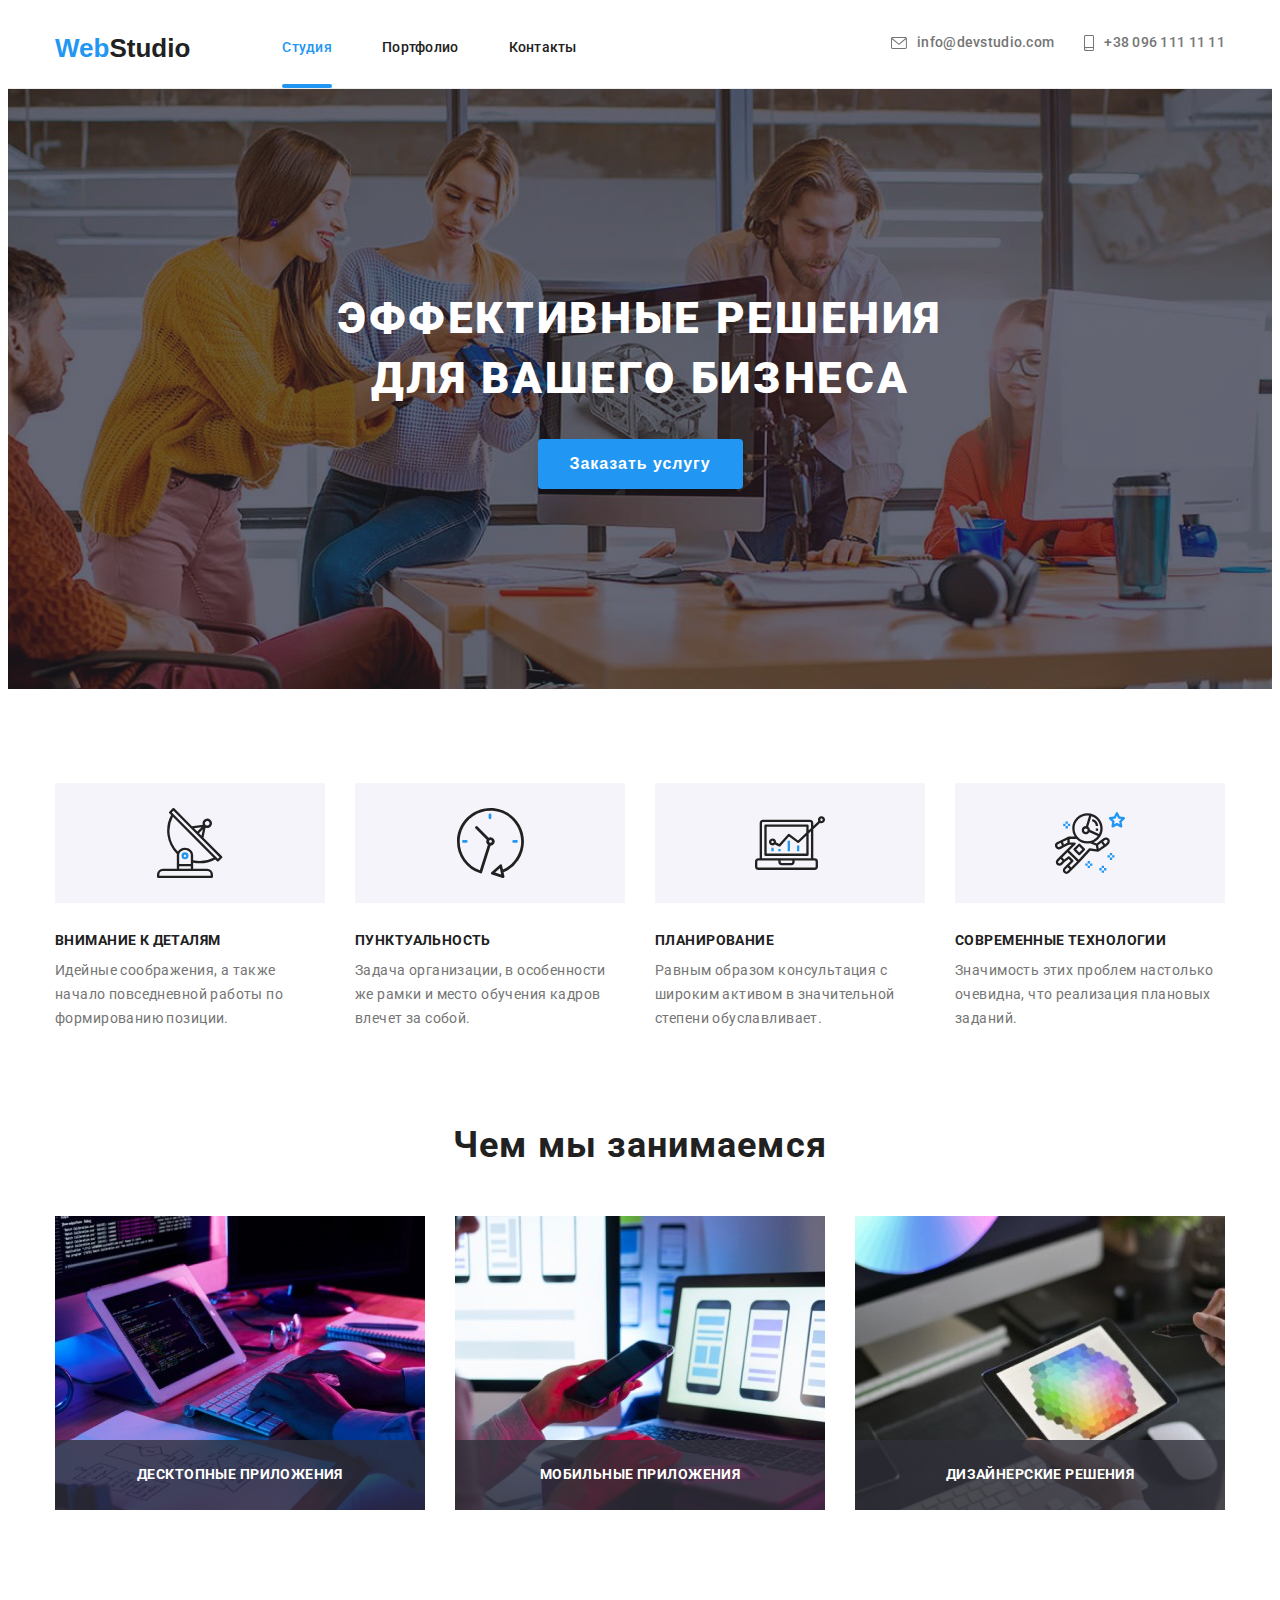
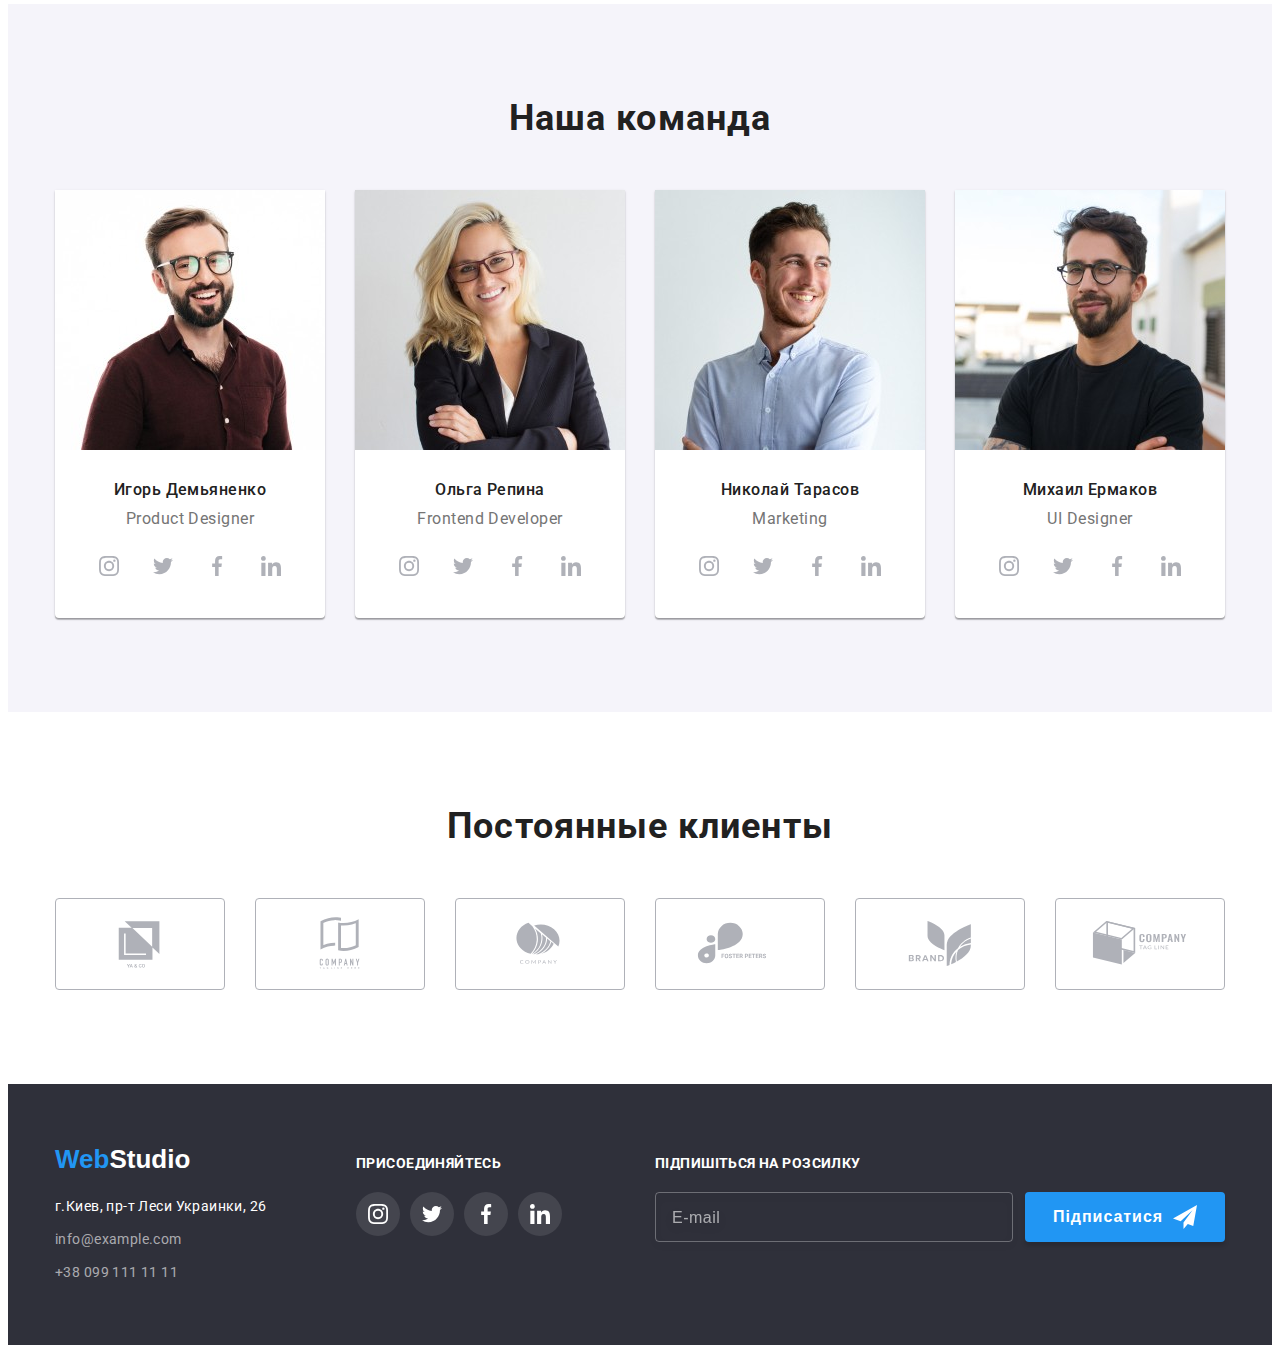
<file: index.html>
<!DOCTYPE html>
<html lang="ru">
  <head>
    <meta charset="UTF-8" />
    <meta http-equiv="X-UA-Compatible" content="IE=edge" />
    <meta name="viewport" content="width=device-width, initial-scale=1.0" />
    <title>Document</title>
    <link rel="preconnect" href="https://fonts.googleapis.com" />
    <link rel="preconnect" href="https://fonts.gstatic.com" crossorigin />
    <link
      href="https://fonts.googleapis.com/css2?family=Raleway:wght@700&family=Roboto:wght@400;500;700;900&display=swap"
      rel="stylesheet"
    />
    <link
      rel="stylesheet"
      href="https://cdnjs.cloudflare.com/ajax/libs/modern-normalize/1.1.0/modern-normalize.min.css"
      integrity="sha512-wpPYUAdjBVSE4KJnH1VR1HeZfpl1ub8YT/NKx4PuQ5NmX2tKuGu6U/JRp5y+Y8XG2tV+wKQpNHVUX03MfMFn9Q=="
      crossorigin="anonymous"
      referrerpolicy="no-referrer"
    />
    <link rel="stylesheet" href="./css/main.min.css"/>
  </head>

  <body>

    <!--Шапка сайта-->
    <header class="header">
      <div class="header-container container">
        <a href="/" class="logo logo--link list"> <span class="logo__span">Web</span>Studio</a>
          <button type="button" class="nav-btn nav-btn--menu" 
          data-menu-button 
          aria-expanded="false" aria-controls="menu-container">
            <svg width="40" height="40" aria-label="Переключатель мобильного меню">
              <use class="icon-menu_40px" href="./images/icons.svg#menu_40px"></use>
            </svg>
          </button>
          <div class="menu-container" id="menu-container" data-menu>
            <div class="navigation">
              <nav class="nav nav--header">
                <button type="button" class="nav-btn nav-btn--close" data-menu-button aria-expanded="false" aria-controls="menu-container">
                  <svg width="40" height="40" aria-label="Переключатель мобильного меню">
                    <use class="icon-close_40px" href="./images/icons.svg#close_40px"></use>
                  </svg>
                </button>
          <ul class="nav__list list">
            <li class="nav__item nav__item--relative">
              <a href="" class="nav__link nav__link--current list">Студия</a>
            </li>
            <li class="nav__item">
              <a href="./portfolio.html" class="nav__link nav__link--portfolio list"
                >Портфолио</a
              >
            </li>
            <li class="nav__item">
              <a href="" class="nav__link nav__link--portfolio nav__link--portfolio-last list">Контакты</a>
            </li>
          </ul>
          </nav>
          </div>
        <div class="contacts">
        <ul class="header-contacts list">
          <li class="header-contacts__item list">
            <a class="header-contacts__mail list" href="mailto:info@devstudio.com">
              <svg class="header-contacts__icon" width="16" height="12">
                <use href="./images/icons.svg#mail"></use>
              </svg>
              info@devstudio.com</a>
          </li>
          <li class="header-contacts__item">
            <a class="header-contacts__phone list" href="tel:+380961111111">
              <svg class="header-contacts__icon" width="10" height="16">
                <use href="./images/icons.svg#phone"></use>
              </svg>
              +38 096 111 11 11</a>
          </li>
        </ul>
        
          <ul class="mobile-social list">
            <li class="mobile-social-item">
              <a href="" class="mobile-social-link">Instagram</a>
            </li>
              <li class="mobile-social-item">
                <a href="" class="mobile-social-link">Twitter</a>
              </li>
              <li class="mobile-social-item">
                <a href="" class="mobile-social-link">Facebook</a>
              </li>
              <li class="mobile-social-item">
                <a href="" class="mobile-social-link">LinkedIn</a>
              </li>
          </ul>
          </div>
        </div>
        </div>
    </header>
    <main>
      <!--Секция герой-->
      <section class="hero hero--section">
        <div class="hero-container container">
          <h1 class="hero-container__title">Эффективные решения для вашего бизнеса</h1>
          <button data-modal-open type="button" class="hero-btn">Заказать услугу</button>
        </div>
      </section>
      <!--Секция особенности-->
      <section class="section">
        <div class="feature-container container">
          <h2 class="visually-hidden">Особенности</h2>
          <ul class="feature list">
            <li class="feature__item">
              <div class="feature__aside">
                <svg class="feature__aside__icon" width="70" height="70">
                  <use href="./images/icons.svg#antenna"></use>
                </svg>
              </div>
              <h3 class="feature__title">Внимание к деталям</h3>
              <p class="feature__subtitle">
                Идейные соображения, а также начало повседневной работы по
                формированию позиции.
              </p>
            </li>
            <li class="feature__item">
              <div class="feature__aside">
                <svg class="feature__aside__icon" width="70" height="70">
                  <use href="./images/icons.svg#clock"></use>
                </svg>
              </div>
              <h3 class="feature__title">Пунктуальность</h3>
              <p class="feature__subtitle">
                Задача организации, в особенности же рамки и место обучения
                кадров влечет за собой.
              </p>
            </li>
            <li class="feature__item">
              <div class="feature__aside">
                <svg class="feature__aside__icon" width="70" height="70">
                  <use href="./images/icons.svg#diagram"></use>
                </svg>
              </div>
              <h3 class="feature__title">Планирование</h3>
              <p class="feature__subtitle">
                Равным образом консультация с широким активом в значительной
                степени обуславливает.
              </p>
            </li>
            <li class="feature__item">
              <div class="feature__aside">
                <svg class="feature__aside__icon" width="70" height="70">
                  <use href="./images/icons.svg#astronaut"></use>
                </svg>
              </div>
              <h3 class="feature__title">Современные технологии</h3>
              <p class="feature__subtitle">
                Значимость этих проблем настолько очевидна, что реализация
                плановых заданий.
              </p>
            </li>
          </ul>
        </div>
      </section>
      <!--Секция чем мы занимаемся-->
      <section class="work">
        <div class="container">
          <h2 class="work__title">Чем мы занимаемся</h2>
          <ul class="work-list list">
            <li class="work-item">
              <img
               srcset="
              ./images/work/work-1@1x_370.jpg 370w,
              ./images/work/work-1@2x_740.jpg 740w
              "
              sizes="(min-width: 1200px) 370px, 100vw"
                class="work-item__img"
                src="./images/work/work-1@1x_370.jpg"
                alt="Десктопные приложения"
                width="370"
                height="294"
              />
              <div class="work-item__thumb">
                <p class="work-item__text">Десктопные приложения</p>
              </div>
            </li>
            <li class="work-item">
              <img
                srcset="
              ./images/work/work-2@1x_370.jpg 370w,
              ./images/work/work-2@2x_740.jpg 740w
              "
              sizes="(min-width: 1200px) 370px, 100vw"
                class="work-item__img"
                src="./images/work/work-2@1x_370.jpg"
                alt="Мобильные приложения"
                width="370"
                height="294"
              />
              <div class="work-item__thumb">
                <p class="work-item__text">Мобильные приложения</p>
              </div>
            </li>
            <li class="work-item">
              <img
                srcset="
              ./images/work/work-3@1x_370.jpg 370w,
              ./images/work/work-3@2x_740.jpg 740w
              "
              sizes="(min-width: 1200px) 370px, 100vw"
                class="work-item__img"
                src="./images/work/work-3@1x_370.jpg"
                alt="Дизайнерские решения"
                width="370"
                height="294"
              />
              <div class="work-item__thumb">
                <p class="work-item__text">Дизайнерские решения</p>
              </div>
            </li>
          </ul>
        </div>
      </section>
      <!--Секция наша команда-->
      <section class="all-team section">
        <div class="container">
          <h2 class="all-team__title">Наша команда</h2>
          <ul class="team list">
            <li class="team__item">
              <img
              srcset="
              ./images/team/img-1@1x_270.jpg 270w,
              ./images/team/img-1@1x_354.jpg 354w,
              ./images/team/img-1@1x_450.jpg 450w,
              ./images/team/img-1@2x_540.jpg 540w,
              ./images/team/img-1@2x_708.jpg 708w,
              ./images/team/img-1@2x_900.jpg 900w
              "
              sizes="(min-width: 1200px) 270px, (min-width: 768px) 354px, (min-width: 480px) 450px, 100vw"
                class="team__img"
                src="./images/team/img-1@1x_270.jpg"
                alt="Фотография Игоря Демьяненко"
                width="450"
                height="460"
              />
              <div class="team__box">
                <h3 class="team__box__title">Игорь Демьяненко</h3>
                <p class="team__box__uppertitle">Product Designer</p>
              <ul class="social-list list">
                <li class="social-list__item">
                  <a
                    class="social-list__link link"
                    href=""
                    target="_blank"
                    rel="noopener noreferrer"
                    aria-label="instagram"
                  >
                    <svg class="social-list__icon" width="20" height="20">
                      <use href="./images/icons.svg#instagram"></use>
                    </svg>
                  </a>
                </li>
                <li class="social-list__item">
                  <a
                    class="social-list__link link"
                    href=""
                    target="_blank"
                    rel="noopener noreferrer"
                    aria-label="twitter"
                  >
                    <svg class="social-list__icon" width="20" height="20">
                      <use href="./images/icons.svg#twitter"></use>
                    </svg>
                  </a>
                </li>
                <li class="social-list__item">
                  <a
                    class="social-list__link link"
                    href=""
                    target="_blank"
                    rel="noopener noreferrer"
                    aria-label="facebook"
                  >
                    <svg class="social-list__icon" width="20" height="20">
                      <use href="./images/icons.svg#facebook"></use>
                    </svg>
                  </a>
                </li>
                <li class="social-list__item">
                  <a
                    class="social-list__link link"
                    href=""
                    target="_blank"
                    rel="noopener noreferrer"
                    aria-label="linkedin"
                  >
                    <svg class="social-list__icon" width="20" height="20">
                      <use href="./images/icons.svg#linkedin"></use>
                    </svg>
                  </a>
                </li>
              </ul>
              </div>
            </li>
            <li class="team__item">
              <img srcset="
                  ./images/team/img-2@1x_270.jpg 270w,
                  ./images/team/img-2@1x_354.jpg 354w,
                  ./images/team/img-2@1x_450.jpg 450w,
                  ./images/team/img-2@2x_540.jpg 540w,
                  ./images/team/img-2@2x_708.jpg 708w,
                  ./images/team/img-2@2x_900.jpg 900w
              " 
              sizes="(min-width: 1200px) 270px, (min-width: 768px) 354px, (min-width: 480px) 450px, 100vw" 
              class="team__img"
                src="./images/team/img-2@1x_270.jpg"
                alt="Фотография Ольги Репиной"
                width="450"
                height="460"
              />
              <div class="team__box">
                <h3 class="team__box__title">Ольга Репина</h3>
                <p class="team__box__uppertitle">Frontend Developer</p>
              <ul class="social-list list">
                <li class="social-list__item">
                  <a
                    class="social-list__link link"
                    href=""
                    target="_blank"
                    rel="noopener noreferrer"
                    aria-label="instagram"
                  >
                    <svg class="social-list__icon" width="20" height="20">
                      <use href="./images/icons.svg#instagram"></use>
                    </svg>
                  </a>
                </li>
                <li class="social-list__item">
                  <a
                    class="social-list__link link"
                    href=""
                    target="_blank"
                    rel="noopener noreferrer"
                    aria-label="twitter"
                  >
                    <svg class="social-list__icon" width="20" height="20">
                      <use href="./images/icons.svg#twitter"></use>
                    </svg>
                  </a>
                </li>
                <li class="social-list__item">
                  <a
                    class="social-list__link link"
                    href=""
                    target="_blank"
                    rel="noopener noreferrer"
                    aria-label="facebook"
                  >
                    <svg class="social-list__icon" width="20" height="20">
                      <use href="./images/icons.svg#facebook"></use>
                    </svg>
                  </a>
                </li>
                <li class="social-list__item">
                  <a
                    class="social-list__link link"
                    href=""
                    target="_blank"
                    rel="noopener noreferrer"
                    aria-label="linkedin"
                  >
                    <svg class="social-list__icon" width="20" height="20">
                      <use href="./images/icons.svg#linkedin"></use>
                    </svg>
                  </a>
                </li>
              </ul>
              </div>
            </li>
            <li class="team__item">
              <img srcset="
                      ./images/team/img-3@1x_270.jpg 270w,
                      ./images/team/img-3@1x_354.jpg 354w,
                      ./images/team/img-3@1x_450.jpg 450w,
                      ./images/team/img-3@2x_540.jpg 540w,
                      ./images/team/img-3@2x_708.jpg 708w,
                      ./images/team/img-3@2x_900.jpg 900w
              " 
              sizes="(min-width: 1200px) 270px, (min-width: 768px) 354px, (min-width: 480px) 450px, 100vw" 
              class="team__img"
                src="./images/team/img-3@1x_270.jpg"
                alt="Фотография Николая Тарасова"
                width="450"
                height="460"
              />
              <div class="team__box">
                <h3 class="team__box__title">Николай Тарасов</h3>
                <p class="team__box__uppertitle">Marketing</p>
              <ul class="social-list list">
                <li class="social-list__item">
                  <a
                    class="social-list__link link"
                    href=""
                    target="_blank"
                    rel="noopener noreferrer"
                    aria-label="instagram"
                  >
                    <svg class="social-list__icon" width="20" height="20">
                      <use href="./images/icons.svg#instagram"></use>
                    </svg>
                  </a>
                </li>
                <li class="social-list__item">
                  <a
                    class="social-list__link link"
                    href=""
                    target="_blank"
                    rel="noopener noreferrer"
                    aria-label="twitter"
                  >
                    <svg class="social-list__icon" width="20" height="20">
                      <use href="./images/icons.svg#twitter"></use>
                    </svg>
                  </a>
                </li>
                <li class="social-list__item">
                  <a
                    class="social-list__link link"
                    href=""
                    target="_blank"
                    rel="noopener noreferrer"
                    aria-label="facebook"
                  >
                    <svg class="social-list__icon" width="20" height="20">
                      <use href="./images/icons.svg#facebook"></use>
                    </svg>
                  </a>
                </li>
                <li class="social-list__item">
                  <a
                    class="social-list__link link"
                    href=""
                    target="_blank"
                    rel="noopener noreferrer"
                    aria-label="linkedin"
                  >
                    <svg class="social-list__icon" width="20" height="20">
                      <use href="./images/icons.svg#linkedin"></use>
                    </svg>
                  </a>
                </li>
              </ul>
              </div>
            </li>
            <li class="team__item">
            <img srcset="
                        ./images/team/img-4@1x_270.jpg 270w,
                        ./images/team/img-4@1x_354.jpg 354w,
                        ./images/team/img-4@1x_450.jpg 450w,
                        ./images/team/img-4@2x_540.jpg 540w,
                        ./images/team/img-4@2x_708.jpg 708w,
                        ./images/team/img-4@2x_900.jpg 900w
                          "
                 sizes="(min-width: 1200px) 270px, (min-width: 768px) 354px, (min-width: 480px) 450px, 100vw" 
                 class="team__img"
              src="./images/team/img-4@1x_270.jpg"
                alt="Фотография Михаила Ермакова"
                width="450"
                height="460"
              />
              <div class="team__box">
                <h3 class="team__box__title">Михаил Ермаков</h3>
                <p class="team__box__uppertitle">UI Designer</p>
              <ul class="social-list list">
                <li class="social-list__item">
                  <a
                    class="social-list__link link"
                    href=""
                    target="_blank"
                    rel="noopener noreferrer"
                    aria-label="instagram"
                  >
                    <svg class="social-list__icon" width="20" height="20">
                      <use href="./images/icons.svg#instagram"></use>
                    </svg>
                  </a>
                </li>
                <li class="social-list__item">
                  <a
                    class="social-list__link link"
                    href=""
                    target="_blank"
                    rel="noopener noreferrer"
                    aria-label="twitter"
                  >
                    <svg class="social-list__icon" width="20" height="20">
                      <use href="./images/icons.svg#twitter"></use>
                    </svg>
                  </a>
                </li>
                <li class="social-list__item">
                  <a
                    class="social-list__link link"
                    href=""
                    target="_blank"
                    rel="noopener noreferrer"
                    aria-label="facebook"
                  >
                    <svg class="social-list__icon" width="20" height="20">
                      <use href="./images/icons.svg#facebook"></use>
                    </svg>
                  </a>
                </li>
                <li class="social-list__item">
                  <a
                    class="social-list__link link"
                    href=""
                    target="_blank"
                    rel="noopener noreferrer"
                    aria-label="linkedin"
                  >
                    <svg class="social-list__icon" width="20" height="20">
                      <use href="./images/icons.svg#linkedin"></use>
                    </svg>
                  </a>
                </li>
              </ul>
              </div>
            </li>
          </ul>
        </div>
      </section>
      <!-- Постоянные клиенты -->
      <section class="clients">
        <div class="container">
          <h2 class="clients__title">Постоянные клиенты</h2>
          <ul class="clients-list list">
            <li class="clients-list__item">
              <a
                class="clients-list__link link"
                href=""
                target="_blank"
                rel="noopener noreferrer"
                aria-label="instagram"
              >
                <svg class="client-list__icon" width="106" height="60">
                  <use href="./images/icons.svg#logo-1"></use>
                </svg>
              </a>
            </li>
            <li class="clients-list__item">
              <a
                class="clients-list__link link"
                href=""
                target="_blank"
                rel="noopener noreferrer"
                aria-label="instagram"
              >
                <svg class="client-list__icon" width="106" height="60">
                  <use href="./images/icons.svg#logo-2"></use>
                </svg>
              </a>
            </li>
            <li class="clients-list__item">
              <a
                class="clients-list__link link"
                href=""
                target="_blank"
                rel="noopener noreferrer"
                aria-label="instagram"
              >
                <svg class="client-list__icon" width="106" height="60">
                  <use href="./images/icons.svg#logo-3"></use>
                </svg>
              </a>
            </li>
            <li class="clients-list__item">
              <a
                class="clients-list__link link"
                href=""
                target="_blank"
                rel="noopener noreferrer"
                aria-label="instagram"
              >
                <svg class="client-list__icon" width="106" height="60">
                  <use href="./images/icons.svg#logo-4"></use>
                </svg>
              </a>
            </li>
            <li class="clients-list__item">
              <a
                class="clients-list__link link"
                href=""
                target="_blank"
                rel="noopener noreferrer"
                aria-label="instagram"
              >
                <svg class="client-list__icon" width="106" height="60">
                  <use href="./images/icons.svg#logo-5"></use>
                </svg>
              </a>
            </li>
            <li class="clients-list__item">
              <a
                class="clients-list__link link"
                href=""
                target="_blank"
                rel="noopener noreferrer"
                aria-label="instagram"
              >
                <svg class="client-list__icon" width="106" height="60">
                  <use href="./images/icons.svg#logo-6"></use>
                </svg>
              </a>
            </li>
          </ul>
        </div>
      </section>
    </main>
    <!--Секция футер-->
    <footer class="footer">
      <div class="container footer__container">
        <div class="footer__data">
          <a class="logo logo--footer list" href="/"><span class="logo__span">Web</span>Studio</a>
          <address class="list">
            <ul class="footer-list list">
              <li class="footer-list__item">г.Киев, пр-т Леси Украинки, 26</li>
              <li class="footer-list__contacts">
                <a class="footer-list__link list" href="mailto:info@example.com"
                  >info@example.com</a
                >
              </li>
              <li>
                <a class="footer-list__link list" href="tel:+380991111111"
                  >+38 099 111 11 11</a
                >
              </li>
            </ul>
          </address>
        </div>
        <div class="footer-box-call">
          <p class="footer-call">присоединяйтесь</p>
          <ul class="footer-social">
            <li class="footer-social__item">
              <a
                class="footer-social__link link"
                href=""
                target="_blank"
                rel="noopener noreferrer"
                aria-label="instagram"
              >
                <svg class="footer-social__icon" width="20" height="20">
                  <use href="./images/icons.svg#instagram"></use>
                </svg>
              </a>
            </li>
            <li class="footer-social__item">
              <a
                class="footer-social__link link"
                href=""
                target="_blank"
                rel="noopener noreferrer"
                aria-label="twitter"
              >
                <svg class="footer-social__icon" width="20" height="20">
                  <use href="./images/icons.svg#twitter"></use>
                </svg>
              </a>
            </li>
            <li class="footer-social__item">
              <a
                class="footer-social__link link"
                href=""
                target="_blank"
                rel="noopener noreferrer"
                aria-label="facebook"
              >
                <svg class="footer-social__icon" width="20" height="20">
                  <use href="./images/icons.svg#facebook"></use>
                </svg>
              </a>
            </li>
            <li class="footer-social__item">
              <a
                class="footer-social__link link"
                href=""
                target="_blank"
                rel="noopener noreferrer"
                aria-label="linkedin"
              >
                <svg class="footer-social__icon" width="20" height="20">
                  <use href="./images/icons.svg#linkedin"></use>
                </svg>
              </a>
            </li>
          </ul>
        </div>
        <div class="footer-form-box">
          <p class="footer-call">Підпишіться на розсилку</p>
          <form class="footer-form" name="footer-form-name" autocomplete="on">
              <input class="footer-form__input" type="email" placeholder="E-mail">
            <button class="footer-form__btn" type="submit">Підписатися
              <svg class="footer-form__send" width="24" height="24">
                <use class="footer-form__icon" href="./images/icons.svg#icon-send"></use>
              </svg>
            </button>
          </form>
        </div>
      </div>
    </footer>
    <!-- Модальное окно -->
    <div data-modal class="backdrop is-hidden">
      <div class="modal">
        <button data-modal-close class="modal__btn">
          <svg class="modal__icon" width="18" height="18">
            <use href="./images/icons.svg#close-black"></use>
          </svg>
        </button>
        <form class="modal-form" name="modal-form" autocomplete="on">
          <p class="modal-form__call">Залиште свої дані, ми вам передзвонимо</p>
         <div class="modal__series" role="group">
          <div class="modal-group modal-group--box">
          <label class="modal-group__label" for="user-name">Ім'я</label>
          <input class="modal-group__input" type="text" name="text-name" id="user-name">
          <svg class="modal-group__icons" width="18" height="18">
            <use class="modal-group__icon" href="./images/icons.svg#person-black"></use>
          </svg>
          </div>
          <div class="modal-group modal-group--box">
          <label class="modal-group__label" for="user-phone">Телефон</label>
          <input class="modal-group__input" type="tel" name="phone-number" id="user-phone">
          <svg class="modal-group__icons" width="18" height="18">
            <use class="modal-group__icon" href="./images/icons.svg#phone-black"></use>
          </svg>
          </div>
          <div class="modal-group modal-group--box">
          <label class="modal-group__label" for="user-email">Пошта</label>
          <input class="modal-group__input" type="email" name="email" id="user-email">
          <svg class="modal-group__icons" width="18" height="18">
            <use class="modal-group__icon" href="./images/icons.svg#email-black"></use>
          </svg>
          </div>
          <div class="modal-feedback modal-feedback--box">
          <label class="modal-feedback__label" for="user-feedback">Коментар</label>
          <textarea class="modal-feedback__textarea" name="feedback" placeholder="Введіть текст" id="user-feedback"></textarea>
          </div>
          </div>
          <div>
          <label class="modal-checkbox modal-checkbox--label">
            <input class="modal-checkbox__input visually-hidden" type="checkbox" name="checkbox-name">
            <svg class="modal-checkbox__icon" width="16" height="15">
              <use class="modal-checkbox__check" href="./images/icons.svg#icon-check"></use>
              <use class="modal-checkbox__uncheck" href="./images/icons.svg#vector"></use>
            </svg>
            <span class="modal-checkbox__span">
              Погоджуюся з розсилкою та приймаю <a class="modal-checkbox__link" href="">Умови договору</a></span>
          </label>
          <button class="modal-submit" type="submit">Відправити</button>
          </div>
        </form>
      </div>
    </div>
    <script src="./js/modal.js"></script>
    <script src="./js/menu.js"></script>
  </body>
</html>
</file>
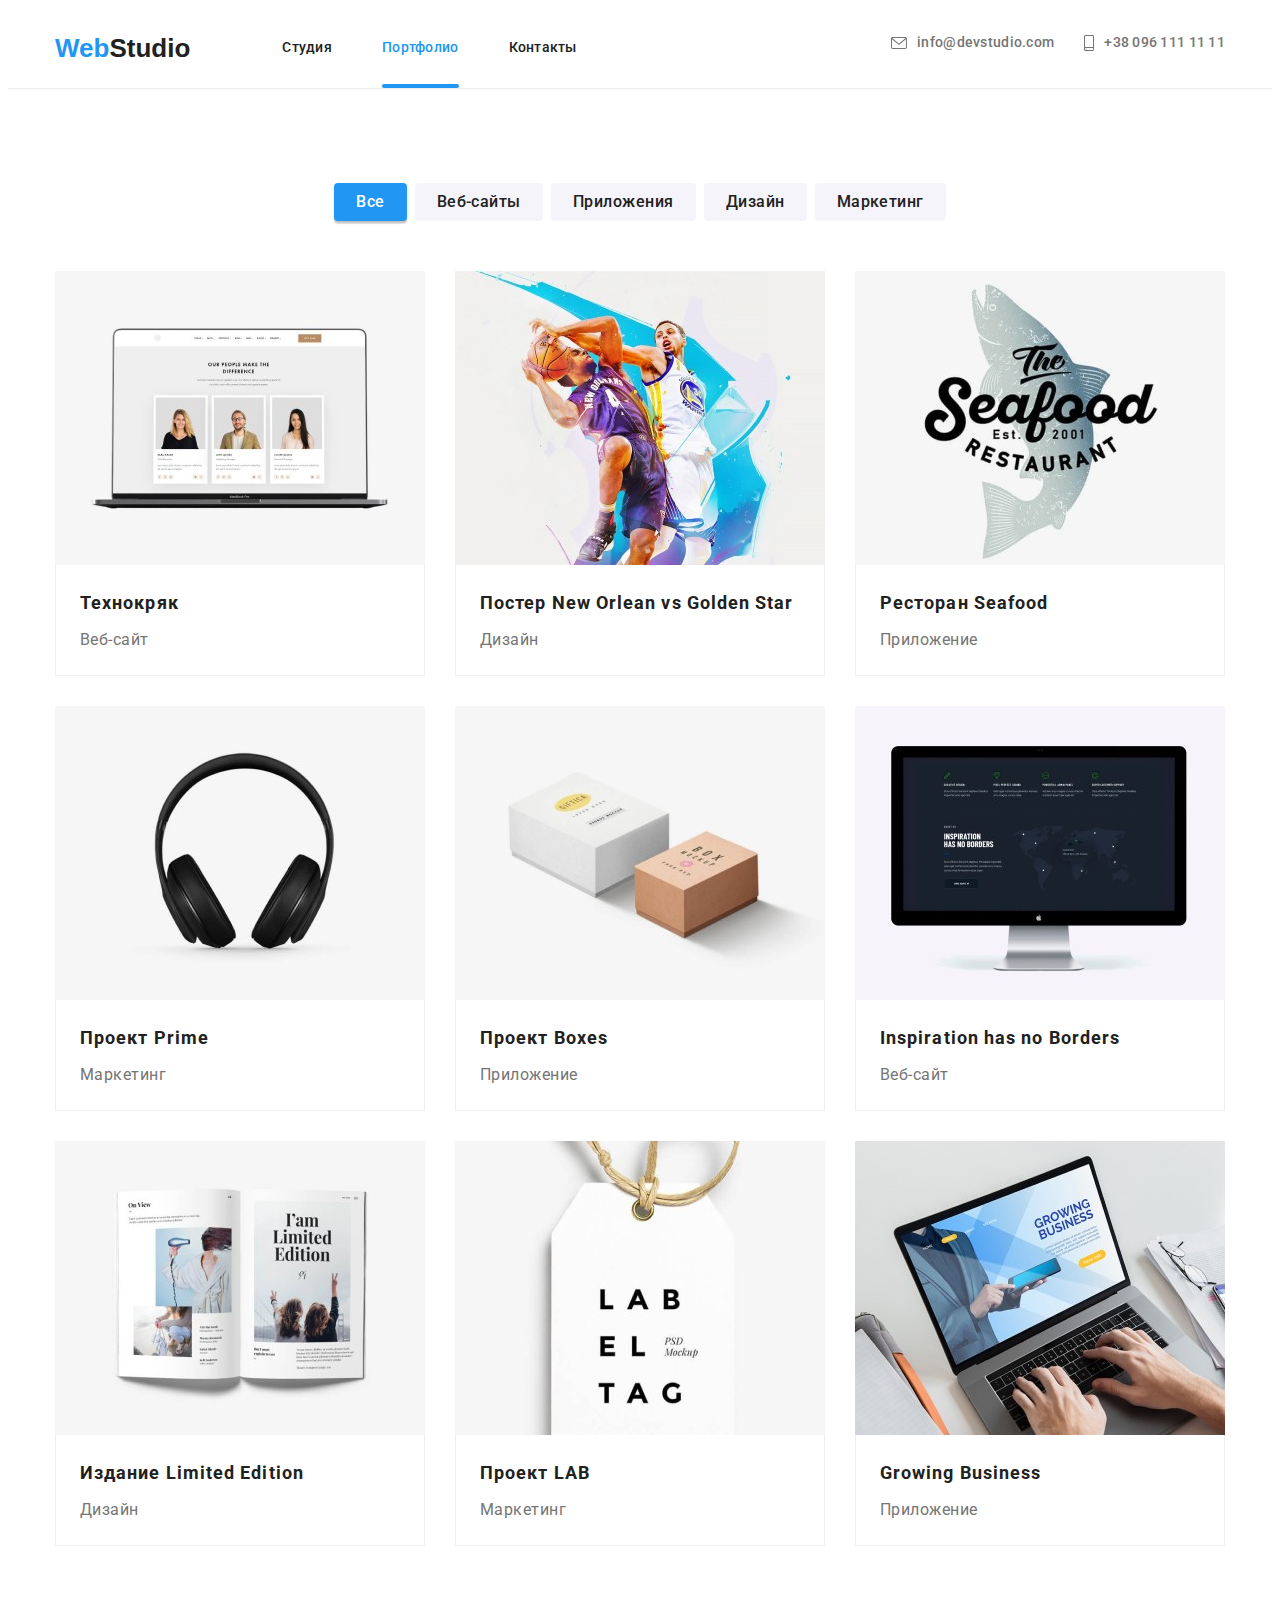
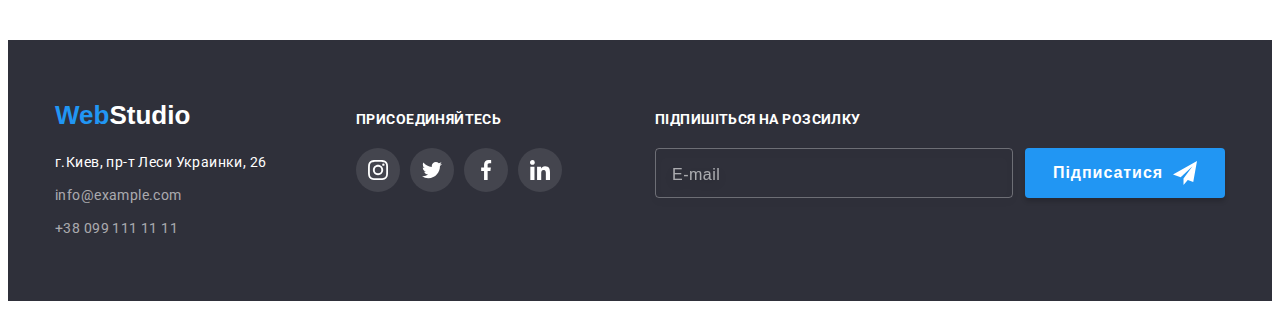
<file: portfolio.html>
<!DOCTYPE html>
<html lang="ru">
  <head>
    <meta charset="UTF-8" />
    <meta http-equiv="X-UA-Compatible" content="IE=edge" />
    <meta name="viewport" content="width=device-width, initial-scale=1.0" />
    <title>Document</title>
    <link rel="preconnect" href="https://fonts.googleapis.com" />
    <link rel="preconnect" href="https://fonts.gstatic.com" crossorigin />
    <link
      href="https://fonts.googleapis.com/css2?family=Raleway:wght@700&family=Roboto:wght@400;500;700;900&display=swap"
      rel="stylesheet"
    />
    <link
      rel="stylesheet"
      href="https://cdnjs.cloudflare.com/ajax/libs/modern-normalize/1.1.0/modern-normalize.min.css"
      integrity="sha512-wpPYUAdjBVSE4KJnH1VR1HeZfpl1ub8YT/NKx4PuQ5NmX2tKuGu6U/JRp5y+Y8XG2tV+wKQpNHVUX03MfMFn9Q=="
      crossorigin="anonymous"
      referrerpolicy="no-referrer"
    />
    <link rel="stylesheet" href="./css/main.min.css"/>
  </head>
  <body>
    <!--Шапка сайта-->
    <header class="header">
      <div class="header-container container">
        <a href="/" class="logo logo--link list"> <span class="logo__span">Web</span>Studio</a>
        <button type="button" class="nav-btn nav-btn--menu" data-menu-button aria-expanded="false"
          aria-controls="menu-container">
          <svg width="40" height="40" aria-label="Переключатель мобильного меню">
            <use class="icon-menu_40px" href="./images/icons.svg#menu_40px"></use>
          </svg>
        </button>
        <div class="menu-container" id="menu-container" data-menu>
          <div class="navigation">
        <nav class="nav nav--header">
          <button type="button" class="nav-btn nav-btn--close" data-menu-button aria-expanded="false"
            aria-controls="menu-container">
            <svg width="40" height="40" aria-label="Переключатель мобильного меню">
              <use class="icon-close_40px" href="./images/icons.svg#close_40px"></use>
            </svg>
          </button>
          <ul class="nav__list list">
            <li class="nav__item">
              <a href="./index.html" class="nav__link nav__link--portfolio list"
                >Студия</a
              >
            </li>
            <li class="nav__item nav__item--relative">
              <a href="" class="nav__link nav__link--current list"
                >Портфолио</a
              >
            </li>
            <li class="header-item">
              <a href="" class="nav__link nav__link--portfolio list">Контакты</a>
            </li>
          </ul>
        </nav>
        </div>
        <div class="contacts">
        <ul class="header-contacts list">
          <li class="header-contacts__item list">
            <a class="header-contacts__mail list" href="mailto:info@devstudio.com">
              <svg class="header-contacts__icon" width="16" height="12">
                <use href="./images/icons.svg#mail"></use>
              </svg>
              info@devstudio.com</a>
          </li>
          <li class="header-contacts__item">
            <a class="header-contacts__phone list" href="tel:+380961111111">
              <svg class="header-contacts__icon" width="10" height="16">
                <use href="./images/icons.svg#phone"></use>
              </svg>
              +38 096 111 11 11</a>
          </li>
        </ul>
        </div>
        <ul class="mobile-social list">
          <li class="mobile-social-item">
            <a href="" class="mobile-social-link">Instagram</a>
          </li>
          <li class="mobile-social-item">
            <a href="" class="mobile-social-link">Twitter</a>
          </li>
          <li class="mobile-social-item">
            <a href="" class="mobile-social-link">Facebook</a>
          </li>
          <li class="mobile-social-item">
            <a href="" class="mobile-social-link">LinkedIn</a>
          </li>
        </ul>
        </div>
        </div>
        </header>
    <main>
      <section class="portfolio-container">
        <div class="container">
          <h1 class="visually-hidden">Портфолио</h1>
          <ul class="portfolio-filter portfolio-filter__list list">
            <li>
              <button class="portfolio-btn portfolio-btn--current" type="button">Все</button>
            </li>
            <li>
              <button class="portfolio-btn" type="button">Веб-сайты</button>
            </li>
            <li>
              <button class="portfolio-btn" type="button">Приложения</button>
            </li>
            <li>
              <button class="portfolio-btn" type="button">Дизайн</button>
            </li>
            <li>
              <button class="portfolio-btn" type="button">Маркетинг</button>
            </li>
          </ul>
          <!-- примеры работ -->
          <ul class="portfolio list">
            <li class="portfolio__item">
              <a class="portfolio__link list" href="">
                <div class="portfolio__thumb">
                  <img 
                   srcset="
              ./images/portfolio/portfolio-1@1x_354.jpg 354w,
              ./images/portfolio/portfolio-1@1x_370.jpg 370w,
              ./images/portfolio/portfolio-1@1x_450.jpg 450w,
              ./images/portfolio/portfolio-1@2x_708.jpg 708w,
              ./images/portfolio/portfolio-1@2x_740.jpg 740w,
              ./images/portfolio/portfolio-1@2x_900.jpg 900w
              "
              sizes="(min-width: 1200px) 370px, (min-width: 768px) 354px, (min-width: 480px) 450px, 100vw"
              class="portfolio__img"
                  src="./images/portfolio/portfolio-1@1x_354.jpg" 
                  alt="Фотография сотрудников" 
                  width="450" 
                  height="294"/>
                <div class="portfolio__thumb__overlay">
                  <p class="portfolio__thumb__text">
                    Ресурс предлагает комплексные предложения с разным уровнем функционала и сервисов. Все это позволит посетителю получить
                    исчерпывающие сведения о компании или частном лице.
                  </p>
                </div>
                </div>
                <div class="portfolio__works portfolio__works--first">
                  <p class="portfolio__subtitle">Технокряк</p>
                  <h3 class="portfolio__title">Веб-сайт</h3>
                </div>
              </a>
            </li>
            <li class="portfolio__item">
              <a class="portfolio__link list" href="">
                <div class="portfolio__thumb">
                <img
                 srcset="
              ./images/portfolio/portfolio-2@1x_354.jpg 354w,
              ./images/portfolio/portfolio-2@1x_370.jpg 370w,
              ./images/portfolio/portfolio-2@1x_450.jpg 450w,
              ./images/portfolio/portfolio-2@2x_708.jpg 708w,
              ./images/portfolio/portfolio-2@2x_740.jpg 740w,
              ./images/portfolio/portfolio-2@2x_900.jpg 900w
              "
              sizes="(min-width: 1200px) 370px, (min-width: 768px) 354px, (min-width: 480px) 450px, 100vw"
              class="portfolio__img"
                  src="./images/portfolio/portfolio-2@1x_354.jpg" 
                  alt="Играющие баскетболисты"
                  width="450"
                  height="294"/>
                <div class="portfolio__thumb__overlay">
                  <p class="portfolio__thumb__text">
                    Ресурс предлагает комплексные предложения с разным уровнем функционала и сервисов. Все это позволит посетителю
                    получить
                    исчерпывающие сведения о компании или частном лице.
                  </p>
                </div>
                </div>
                <div class="portfolio__works">
                  <p class="portfolio__subtitle">
                    Постер New Orlean vs Golden Star
                  </p>
                  <h3 class="portfolio__title">Дизайн</h3>
                </div>
              </a>
            </li>
            <li class="portfolio__item">
              <a class="portfolio__link list" href="">
                <div class="portfolio__thumb">
                <img
                 srcset="
              ./images/portfolio/portfolio-3@1x_354.jpg 354w,
              ./images/portfolio/portfolio-3@1x_370.jpg 370w,
              ./images/portfolio/portfolio-3@1x_450.jpg 450w,
              ./images/portfolio/portfolio-3@2x_708.jpg 708w,
              ./images/portfolio/portfolio-3@2x_740.jpg 740w,
              ./images/portfolio/portfolio-3@2x_900.jpg 900w
              "
              sizes="(min-width: 1200px) 370px, (min-width: 768px) 354px, (min-width: 480px) 450px, 100vw"
              class="portfolio__img"
                  src="./images/portfolio/portfolio-3@1x_354.jpg" 
                   alt="Логотип ресторана"
                  width="450"
                  height="294"/>
                <div class="portfolio__thumb__overlay">
                  <p class="portfolio__thumb__text">
                    Ресурс предлагает комплексные предложения с разным уровнем функционала и сервисов. Все это позволит посетителю
                    получить
                    исчерпывающие сведения о компании или частном лице.
                  </p>
                </div>
                </div>
                <div class="portfolio__works">
                  <p class="portfolio__subtitle">Ресторан Seafood</p>
                  <h3 class="portfolio__title">Приложение</h3>
                </div>
              </a>
            </li>
            <li class="portfolio__item">
              <a class="portfolio__link list" href="">
                <div class="portfolio__thumb">
                <img
                  srcset="
              ./images/portfolio/portfolio-4@1x_354.jpg 354w,
              ./images/portfolio/portfolio-4@1x_370.jpg 370w,
              ./images/portfolio/portfolio-4@1x_450.jpg 450w,
              ./images/portfolio/portfolio-4@2x_708.jpg 708w,
              ./images/portfolio/portfolio-4@2x_740.jpg 740w,
              ./images/portfolio/portfolio-4@2x_900.jpg 900w
              "
              sizes="(min-width: 1200px) 370px, (min-width: 768px) 354px, (min-width: 480px) 450px, 100vw"
              class="portfolio__img"
                  src="./images/portfolio/portfolio-4@1x_354.jpg" 
                  alt="Наушники"
                  width="450"
                  height="294"/>
                <div class="portfolio__thumb__overlay">
                  <p class="portfolio__thumb__text">
                    Ресурс предлагает комплексные предложения с разным уровнем функционала и сервисов. Все это позволит посетителю
                    получить
                    исчерпывающие сведения о компании или частном лице.
                  </p>
                </div>
                </div>
                <div class="portfolio__works">
                  <p class="portfolio__subtitle">Проект Prime</p>
                  <h3 class="portfolio__title">Маркетинг</h3>
                </div>
              </a>
            </li>
            <li class="portfolio__item">
              <a class="portfolio__link list" href="">
                <div class="portfolio__thumb">
                <img
                  srcset="
              ./images/portfolio/portfolio-5@1x_354.jpg 354w,
              ./images/portfolio/portfolio-5@1x_370.jpg 370w,
              ./images/portfolio/portfolio-5@1x_450.jpg 450w,
              ./images/portfolio/portfolio-5@2x_708.jpg 708w,
              ./images/portfolio/portfolio-5@2x_740.jpg 740w,
              ./images/portfolio/portfolio-5@2x_900.jpg 900w
              "
              sizes="(min-width: 1200px) 370px, (min-width: 768px) 354px, (min-width: 480px) 450px, 100vw"
              class="portfolio__img"
                  src="./images/portfolio/portfolio-5@1x_354.jpg" 
                  alt="Две коробки"
                  width="450"
                  height="294"/>
                <div class="portfolio__thumb__overlay">
                  <p class="portfolio__thumb__text">
                    Ресурс предлагает комплексные предложения с разным уровнем функционала и сервисов. Все это позволит посетителю
                    получить
                    исчерпывающие сведения о компании или частном лице.
                  </p>
                </div>
                </div>
                <div class="portfolio__works">
                  <p class="portfolio__subtitle">Проект Boxes</p>
                  <h3 class="portfolio__title">Приложение</h3>
                </div>
              </a>
            </li>
            <li class="portfolio__item">
              <a class="portfolio__link list" href="">
                <div class="portfolio__thumb">
                <img
                  srcset="
              ./images/portfolio/portfolio-6@1x_354.jpg 354w,
              ./images/portfolio/portfolio-6@1x_370.jpg 370w,
              ./images/portfolio/portfolio-6@1x_450.jpg 450w,
              ./images/portfolio/portfolio-6@2x_708.jpg 708w,
              ./images/portfolio/portfolio-6@2x_740.jpg 740w,
              ./images/portfolio/portfolio-6@2x_900.jpg 900w
              "
              sizes="(min-width: 1200px) 370px, (min-width: 768px) 354px, (min-width: 480px) 450px, 100vw"
              class="portfolio__img"
                  src="./images/portfolio/portfolio-6@1x_354.jpg" 
                  alt="Монитор"
                  width="450"
                  height="294"/>
                <div class="portfolio__thumb__overlay">
                  <p class="portfolio__thumb__text">
                    Ресурс предлагает комплексные предложения с разным уровнем функционала и сервисов. Все это позволит посетителю
                    получить
                    исчерпывающие сведения о компании или частном лице.
                  </p>
                </div>
                </div>
                <div class="portfolio__works">
                  <p class="portfolio__subtitle">Inspiration has no Borders</p>
                  <h3 class="portfolio__title">Веб-сайт</h3>
                </div>
              </a>
            </li>
            <li class="portfolio__item">
              <a class="portfolio__link list" href="">
                <div class="portfolio__thumb">
                <img
                  srcset="
              ./images/portfolio/portfolio-7@1x_354.jpg 354w,
              ./images/portfolio/portfolio-7@1x_370.jpg 370w,
              ./images/portfolio/portfolio-7@1x_450.jpg 450w,
              ./images/portfolio/portfolio-7@2x_708.jpg 708w,
              ./images/portfolio/portfolio-7@2x_740.jpg 740w,
              ./images/portfolio/portfolio-7@2x_900.jpg 900w
              "
              sizes="(min-width: 1200px) 370px, (min-width: 768px) 354px, (min-width: 480px) 450px, 100vw"
              class="portfolio__img"
                  src="./images/portfolio/portfolio-7@1x_354.jpg" 
                  alt="Открытый журнал"
                  width="450"
                  height="294"/>
                <div class="portfolio__thumb__overlay">
                  <p class="portfolio__thumb__text">
                    Ресурс предлагает комплексные предложения с разным уровнем функционала и сервисов. Все это позволит посетителю
                    получить
                    исчерпывающие сведения о компании или частном лице.
                  </p>
                </div>
                </div>
                <div class="portfolio__works">
                  <p class="portfolio__subtitle">Издание Limited Edition</p>
                  <h3 class="portfolio__title">Дизайн</h3>
                </div>
              </a>
            </li>
            <li class="portfolio__item">
              <a class="portfolio__link list" href="">
                <div class="portfolio__thumb">
                <img
                 srcset="
              ./images/portfolio/portfolio-8@1x_354.jpg 354w,
              ./images/portfolio/portfolio-8@1x_370.jpg 370w,
              ./images/portfolio/portfolio-8@1x_450.jpg 450w,
              ./images/portfolio/portfolio-8@2x_708.jpg 708w,
              ./images/portfolio/portfolio-8@2x_740.jpg 740w,
              ./images/portfolio/portfolio-8@2x_900.jpg 900w
              "
              sizes="(min-width: 1200px) 370px, (min-width: 768px) 354px, (min-width: 480px) 450px, 100vw"
              class="portfolio__img"
                  src="./images/portfolio/portfolio-8@1x_354.jpg" 
                  alt="Ярлык"
                  width="450"
                  height="294"/>
                <div class="portfolio__thumb__overlay">
                  <p class="portfolio__thumb__text">
                    Ресурс предлагает комплексные предложения с разным уровнем функционала и сервисов. Все это позволит посетителю
                    получить
                    исчерпывающие сведения о компании или частном лице.
                  </p>
                </div>
                </div>
                <div class="portfolio__works">
                  <p class="portfolio__subtitle">Проект LAB</p>
                  <h3 class="portfolio__title">Маркетинг</h3>
                </div>
              </a>
            </li>
            <li class="portfolio__item">
              <a class="portfolio__link list" href="">
                <div class="portfolio__thumb">
                <img
                 srcset="
              ./images/portfolio/portfolio-9@1x_354.jpg 354w,
              ./images/portfolio/portfolio-9@1x_370.jpg 370w,
              ./images/portfolio/portfolio-9@1x_450.jpg 450w,
              ./images/portfolio/portfolio-9@2x_708.jpg 708w,
              ./images/portfolio/portfolio-9@2x_740.jpg 740w,
              ./images/portfolio/portfolio-9@2x_900.jpg 900w
              "
              sizes="(min-width: 1200px) 370px, (min-width: 768px) 354px, (min-width: 480px) 450px, 100vw"
              class="portfolio__img"
                  src="./images/portfolio/portfolio-9@1x_354.jpg" 
                  alt="Работа за ноутбуком"
                  width="450"
                  height="294"/>
                <div class="portfolio__thumb__overlay">
                  <p class="portfolio__thumb__text">
                    Ресурс предлагает комплексные предложения с разным уровнем функционала и сервисов. Все это позволит посетителю
                    получить
                    исчерпывающие сведения о компании или частном лице.
                  </p>
                </div>
                </div>
                <div class="portfolio__works">
                  <p class="portfolio__subtitle">Growing Business</p>
                  <h3 class="portfolio__title">Приложение</h3>
                </div>
              </a>
            </li>
          </ul>
        </div>
      </section>
    </main>
    <!--Секция футер-->
    <footer class="footer">
      <div class="container footer__container">
        <div class="footer__data">
          <a class="logo logo--footer list" href="/"><span class="logo__span">Web</span>Studio</a>
          <address class="list">
            <ul class="footer-list list">
              <li class="footer-list__item">г.Киев, пр-т Леси Украинки, 26</li>
              <li class="footer-list__contacts">
                <a class="footer-list__link list" href="mailto:info@example.com">info@example.com</a>
              </li>
              <li>
                <a class="footer-list__link list" href="tel:+380991111111">+38 099 111 11 11</a>
              </li>
            </ul>
          </address>
        </div>
        <div class="footer-box-call">
          <p class="footer-call">присоединяйтесь</p>
          <ul class="footer-social">
            <li class="footer-social__item">
              <a class="footer-social__link link" href="" target="_blank" rel="noopener noreferrer" aria-label="instagram">
                <svg class="footer-social__icon" width="20" height="20">
                  <use href="./images/icons.svg#instagram"></use>
                </svg>
              </a>
            </li>
            <li class="footer-social__item">
              <a class="footer-social__link link" href="" target="_blank" rel="noopener noreferrer" aria-label="twitter">
                <svg class="footer-social__icon" width="20" height="20">
                  <use href="./images/icons.svg#twitter"></use>
                </svg>
              </a>
            </li>
            <li class="footer-social__item">
              <a class="footer-social__link link" href="" target="_blank" rel="noopener noreferrer" aria-label="facebook">
                <svg class="footer-social__icon" width="20" height="20">
                  <use href="./images/icons.svg#facebook"></use>
                </svg>
              </a>
            </li>
            <li class="footer-social__item">
              <a class="footer-social__link link" href="" target="_blank" rel="noopener noreferrer" aria-label="linkedin">
                <svg class="footer-social__icon" width="20" height="20">
                  <use href="./images/icons.svg#linkedin"></use>
                </svg>
              </a>
            </li>
          </ul>
        </div>
        <div class="footer-form-box">
          <p class="footer-call">Підпишіться на розсилку</p>
          <form class="footer-form" name="footer-form-name" autocomplete="on">
            <input class="footer-form__input" type="email" placeholder="E-mail">
            <button class="footer-form__btn" type="submit">Підписатися
              <svg class="footer-form__send" width="24" height="24">
                <use class="footer-form__icon" href="./images/icons.svg#icon-send"></use>
              </svg>
            </button>
          </form>
        </div>
      </div>
      <script src="./js/menu.js"></script>
    </footer>
    </body>
</html>
</file>
<file: css/main.min.css>
:root{--primary-text-color: #212121;--additional-text-color: #757575;--accent-color: #2196f3;--accent-bgr-color: #188ce8;--primary-white-color: #ffffff;--text-shadow: 0px 4px 4px rgba(0, 0, 0, 0.25);--contacts-footer-color: rgba(255, 255, 255, 0.6);--text-logo: 000000;--button-portfolio: #f5f4fa;--icon-color: #afb1b8;--footer-background: #2f303a;--animation: 250ms cubic-bezier(0.4, 0, 0.2, 1);--indent: 30px;--items: 3;--main-font: Roboto, sans-serif;--secondary-font: Relaway, sans-serif}.visually-hidden{position:absolute;width:1px;height:1px;margin:-1px;border:0;padding:0;white-space:nowrap;-webkit-clip-path:inset(100%);clip-path:inset(100%);clip:rect(0);overflow:hidden}.footer-social,.social-list{display:-webkit-box;display:-ms-flexbox;display:flex;-webkit-box-pack:center;-ms-flex-pack:center;justify-content:center;-webkit-box-align:center;-ms-flex-align:center;align-items:center;gap:10px}.footer-social__link,.social-list__link{display:-webkit-box;display:-ms-flexbox;display:flex;-webkit-box-pack:center;-ms-flex-pack:center;justify-content:center;-webkit-box-align:center;-ms-flex-align:center;align-items:center;width:44px;height:44px}.work__title{font-weight:700;font-size:36px;line-height:1.16;text-align:center;letter-spacing:.03em;color:var(--primary-text-color);text-align:center;margin-bottom:50px}.header-contacts__phone,.header-contacts__mail{display:-webkit-box;display:-ms-flexbox;display:flex;gap:10px;-webkit-box-pack:center;-ms-flex-pack:center;justify-content:center;-webkit-box-align:center;-ms-flex-align:center;align-items:center;color:var(--additional-text-color);font-weight:500;font-size:14px;line-height:1.14;letter-spacing:.02em;-webkit-transition:color var(--animation);transition:color var(--animation)}body{color:var(--primary-text-color);font-family:Roboto,sans-serif}html{-webkit-box-sizing:border-box;box-sizing:border-box}*,*::before,*::after{-webkit-box-sizing:inherit;box-sizing:inherit}h1,h2,h3,h4,h5,h6,p{margin:0}ul,ol{list-style:none;padding:0;margin:0}img{display:block;max-width:100%;height:auto;-o-object-fit:cover;object-fit:cover;-o-object-position:center;object-position:center}.list{list-style:none;text-decoration:none}.logo{color:var(--text-logo);font-family:var(--secondary-font)}@media screen and (max-width: 767px){.logo{font-weight:700;font-size:24px;line-height:1.17}}@media screen and (min-width: 768px){.logo{font-weight:700;font-size:24px;line-height:1.17}}@media screen and (min-width: 1200px){.logo{font-weight:700;font-size:26px;line-height:1.19}}@media screen and (max-width: 767px){.logo--link{padding-top:16px;padding-bottom:16px}}@media screen and (min-width: 768px){.logo--link{margin-right:87px}}@media screen and (min-width: 1200px){.logo--link{margin-right:92px}}.logo__span{color:var(--accent-color)}.logo--footer{color:var(--primary-white-color);display:block;margin-bottom:20px}.container{padding-left:15px;padding-right:15px;margin-left:auto;margin-right:auto}@media screen and (min-width: 480px){.container{max-width:480px}}@media screen and (min-width: 768px){.container{max-width:768px}}@media screen and (min-width: 1200px){.container{max-width:1200px}}@media screen and (max-width: 1199px){.section{padding-top:60px;padding-bottom:60px}}@media screen and (min-width: 1200px){.section{padding-top:94px;padding-bottom:94px}}.work__title{font-weight:700;font-size:36px;line-height:1.16;text-align:center;letter-spacing:.03em;color:var(--primary-text-color);text-align:center;margin-bottom:50px}.footer-social,.social-list{display:-webkit-box;display:-ms-flexbox;display:flex;-webkit-box-pack:center;-ms-flex-pack:center;justify-content:center;-webkit-box-align:center;-ms-flex-align:center;align-items:center;gap:10px}.footer-social__link,.social-list__link{display:-webkit-box;display:-ms-flexbox;display:flex;-webkit-box-pack:center;-ms-flex-pack:center;justify-content:center;-webkit-box-align:center;-ms-flex-align:center;align-items:center;width:44px;height:44px}.social-list__link{background-color:var(--primary-white-color);border-radius:50%;-webkit-transition:background-color var(--animation);transition:background-color var(--animation)}.social-list__link:hover,.social-list__link:focus{background-color:var(--accent-color)}.social-list__icon{fill:var(--icon-color);-webkit-transition:fill var(--animation);transition:fill var(--animation)}.social-list__link:hover .social-list__icon,.social-list__link:focus .social-list__icon{fill:var(--primary-white-color)}.footer-social__link{background-color:rgba(255,255,255,.1);border-radius:50%;-webkit-transition:background-color var(--animation);transition:background-color var(--animation)}.footer-social__link:hover,.footer-social__link:focus{background-color:var(--accent-color)}.footer-social__icon{fill:var(--primary-white-color)}.backdrop{position:fixed;top:0;left:0;width:100%;height:100%;z-index:100;background-color:rgba(0,0,0,.2);opacity:1;visibility:visible;pointer-events:initial;-webkit-transition:opacity 500ms ease-in,visibility 500ms ease-in;transition:opacity 500ms ease-in,visibility 500ms ease-in}@media screen and (max-width: 767px){.backdrop{overflow-y:scroll}}.modal{background-color:var(--primary-white-color);-webkit-box-shadow:0px 1px 3px rgba(0,0,0,.12),0px 1px 1px rgba(0,0,0,.14),0px 2px 1px rgba(0,0,0,.2);box-shadow:0px 1px 3px rgba(0,0,0,.12),0px 1px 1px rgba(0,0,0,.14),0px 2px 1px rgba(0,0,0,.2);border-radius:4px;padding:40px}@media screen and (max-width: 767px){.modal{position:relative;margin:93px auto;width:450px;height:609px}}@media screen and (max-width: 450px){.modal{width:100%}}@media screen and (min-width: 768px){.modal{position:absolute;top:50%;left:50%;-webkit-transform:translate(-50%, -50%);transform:translate(-50%, -50%);width:450px;height:609px}}@media screen and (min-width: 1200px){.modal{position:absolute;top:50%;left:50%;-webkit-transform:translate(-50%, -50%);transform:translate(-50%, -50%);width:528px;height:581px}}.modal__btn{position:absolute;top:8px;right:8px;width:30px;height:30px;display:-webkit-box;display:-ms-flexbox;display:flex;-webkit-box-pack:center;-ms-flex-pack:center;justify-content:center;-webkit-box-align:center;-ms-flex-align:center;align-items:center;padding:0;border:1px solid rgba(0,0,0,.1);border-radius:50%;background-color:var(--primary-white-color);cursor:pointer}.modal__btn:hover,.modal__btn:focus{fill:var(--accent-color);-webkit-transition:fill var(--animation);transition:fill var(--animation)}.backdrop.is-hidden{opacity:0;visibility:hidden;pointer-events:none}.modal-form{text-align:center}.modal-form__call{font-weight:700;font-size:20px;line-height:1.15;text-align:center;letter-spacing:.03em;color:var(--primary-text-color);margin-bottom:12px}@media screen and (max-width: 1200px){.modal-form__call{line-height:1.5}}.modal__series{margin-bottom:20px}.modal-group--box{position:relative;margin-bottom:28px;margin-top:28px}.modal-feedback--box{position:relative}.modal-group__label{font-weight:400;font-size:12px;line-height:1.17;letter-spacing:.01em;color:var(--additional-text-color);position:absolute;top:-18px;left:0px;margin-bottom:4px}.modal-group__input{height:40px;padding:12px;padding-left:42px;border:1px solid rgba(33,33,33,.2);border-radius:4px;width:100%;outline:rgba(0,0,0,0);-webkit-transition:border var(--animation);transition:border var(--animation)}.modal-group__input:hover,.modal-group__input:focus{border:1px solid var(--accent-color)}.modal-group__input:hover+.modal-group__icons .modal-group__icon,.modal-group__input:focus+.modal-group__icons .modal-group__icon{fill:var(--accent-color)}.modal-group__icons{position:absolute;top:11px;left:12px}.modal-feedback__label{font-weight:400;font-size:12px;line-height:1.17;letter-spacing:.01em;color:var(--additional-text-color);position:absolute;top:-18px;left:0px;margin-bottom:4px}.modal-feedback__textarea{height:40px;padding:12px 16px;resize:none;height:120px;border:1px solid rgba(33,33,33,.2);border-radius:4px;width:100%;outline:rgba(0,0,0,0);-webkit-transition:border var(--animation);transition:border var(--animation)}.modal-feedback__textarea:hover,.modal-feedback__textarea:focus{border:1px solid var(--accent-color)}textarea::-webkit-input-placeholder{font-weight:400;font-size:12px;line-height:14px;letter-spacing:.01em;color:rgba(117,117,117,.5)}textarea::-moz-placeholder{font-weight:400;font-size:12px;line-height:14px;letter-spacing:.01em;color:rgba(117,117,117,.5)}textarea:-ms-input-placeholder{font-weight:400;font-size:12px;line-height:14px;letter-spacing:.01em;color:rgba(117,117,117,.5)}textarea::-ms-input-placeholder{font-weight:400;font-size:12px;line-height:14px;letter-spacing:.01em;color:rgba(117,117,117,.5)}textarea::placeholder{font-weight:400;font-size:12px;line-height:14px;letter-spacing:.01em;color:rgba(117,117,117,.5)}.modal-checkbox--label{display:-webkit-box;display:-ms-flexbox;display:flex;-webkit-box-align:center;-ms-flex-align:center;align-items:center;-webkit-box-pack:center;-ms-flex-pack:center;justify-content:center;gap:7px;margin-bottom:30px}.modal-checkbox__span{font-weight:400;letter-spacing:.03em;color:var(--additional-text-color);-webkit-user-select:none;-moz-user-select:none;-ms-user-select:none;user-select:none}@media screen and (max-width: 1199px){.modal-checkbox__span{font-size:12px;line-height:1.17}}@media screen and (min-width: 1200px){.modal-checkbox__span{font-size:14px;line-height:1.71}}@media screen and (max-width: 433px){.modal-checkbox__span{font-size:11px}}@media screen and (max-width: 405px){.modal-checkbox__span{font-size:10px}}@media screen and (max-width: 377px){.modal-checkbox__span{font-size:9px}}@media screen and (max-width: 349px){.modal-checkbox__span{font-size:7.9px}}.modal-checkbox__link{color:var(--accent-color);text-underline-position:under}.modal-checkbox__input:focus+.modal-checkbox__icon .modal-checkbox__uncheck{opacity:0}.modal-checkbox__input:focus+.modal-checkbox__icon .modal-checkbox__check{opacity:0}.modal-checkbox__input:focus+.modal-checkbox__icon{border:1px solid var(--accent-color)}.modal-checkbox__input:checked+.modal-checkbox__icon .modal-checkbox__uncheck{opacity:0}.modal-checkbox__uncheck{-webkit-transition:opacity var(--animation);transition:opacity var(--animation)}.modal-checkbox__input:checked+.modal-checkbox__icon .modal-checkbox__check{opacity:1}.modal-checkbox__input:checked+.modal-checkbox__icon{background-color:var(--accent-color)}.modal-checkbox__icon{-webkit-transition:background-color var(--animation),border var(--animation);transition:background-color var(--animation),border var(--animation)}.modal-checkbox__check{opacity:0;color:var(--accent-color);-webkit-transition:opacity var(--animation);transition:opacity var(--animation)}.modal-group__icon{-webkit-transition:fill var(--animation);transition:fill var(--animation)}.modal-submit{font-weight:700;font-size:16px;line-height:1.88;-webkit-box-align:center;-ms-flex-align:center;align-items:center;text-align:center;letter-spacing:.06em;color:var(--primary-white-color);background-color:var(--accent-color);-webkit-box-shadow:0px 4px 4px rgba(0,0,0,.15);box-shadow:0px 4px 4px rgba(0,0,0,.15);display:-webkit-inline-box;display:-ms-inline-flexbox;display:inline-flex;padding:10px 52px;min-width:200px;min-height:50px;border-radius:4px;cursor:pointer;-webkit-transition:background-color var(--animation);transition:background-color var(--animation);border:none}.modal-submit:hover,.modal-submit:focus{background-color:var(--accent-bgr-color)}.header{border-bottom:1px solid #ececec}@media screen and (max-width: 767px){.header{height:60px}}.header-container{display:-webkit-box;display:-ms-flexbox;display:flex;-webkit-box-align:center;-ms-flex-align:center;align-items:center;-webkit-box-pack:justify;-ms-flex-pack:justify;justify-content:space-between}@media screen and (max-width: 767px){.header-contacts{display:-webkit-box;display:-ms-flexbox;display:flex;gap:32px;-webkit-box-orient:vertical;-webkit-box-direction:reverse;-ms-flex-direction:column-reverse;flex-direction:column-reverse;margin-bottom:64px}}@media screen and (min-width: 1200px){.header-contacts{display:-webkit-box;display:-ms-flexbox;display:flex;gap:30px}}.header-contacts__phone,.header-contacts__mail{color:var(--additional-text-color);font-weight:500;letter-spacing:.02em;-webkit-transition:color var(--animation);transition:color var(--animation)}@media screen and (min-width: 768px){.header-contacts__phone,.header-contacts__mail{font-size:12px;line-height:1.17;display:-webkit-box;display:-ms-flexbox;display:flex;gap:10px;-webkit-box-pack:start;-ms-flex-pack:start;justify-content:flex-start}}@media screen and (min-width: 1200px){.header-contacts__phone,.header-contacts__mail{font-size:14px;line-height:1.14;-webkit-box-pack:center;-ms-flex-pack:center;justify-content:center;-webkit-box-align:center;-ms-flex-align:center;align-items:center;display:-webkit-box;display:-ms-flexbox;display:flex;gap:10px}}@media screen and (max-width: 767px){.header-contacts__mail{font-size:24px;line-height:1.17;display:block}}@media screen and (min-width: 768px){.header-contacts__mail{margin-bottom:10px}}.header-contacts__item:hover .header-contacts__mail,.header-contacts__item:focus .header-contacts__mail{color:var(--accent-color)}@media screen and (max-width: 767px){.header-contacts__phone{font-size:34px;line-height:1.17;color:var(--accent-color);display:block}}@media screen and (max-width: 377px){.header-contacts__phone{font-size:30px}}@media screen and (max-width: 341px){.header-contacts__phone{font-size:25px}}@media screen and (max-width: 767px){.mobile-social{display:-webkit-box;display:-ms-flexbox;display:flex;-ms-flex-wrap:wrap;flex-wrap:wrap;gap:10px}}@media screen and (max-width: 767px)and (max-width: 450px){.mobile-social{gap:5px}}@media screen and (min-width: 768px){.mobile-social{display:none}}.mobile-social-link{text-decoration:none;font-weight:500;font-size:18px;line-height:1.22;letter-spacing:.02em;color:var(--accent-color)}@media screen and (max-width: 450px){.mobile-social-link{font-size:16px}}@media screen and (max-width: 377px){.mobile-social-link{font-size:14px}}@media screen and (max-width: 344px){.mobile-social-link{font-size:12px}}.mobile-social-item:not(:last-child) .mobile-social-link{padding-right:10px;border-right:1px solid rgba(33,33,33,.2)}@media screen and (max-width: 450px){.mobile-social-item:not(:last-child) .mobile-social-link{padding-right:5px}}.header-contacts__item:hover .header-contacts__phone,.header-contacts__item:focus .header-contacts__phone{color:var(--accent-color)}.header-contacts__icon{fill:var(--additional-text-color);-webkit-transition:fill var(--animation);transition:fill var(--animation)}@media screen and (max-width: 767px){.header-contacts__icon{display:none}}.header-contacts__item:hover .header-contacts__icon,.header-contacts__item:focus .header-contacts__icon{fill:var(--accent-color)}@media screen and (min-width: 768px){.nav--header{margin-right:auto}}@media screen and (max-width: 767px){.nav__list{display:block}}@media screen and (min-width: 768px){.nav__list{display:-webkit-box;display:-ms-flexbox;display:flex;gap:50px}}.nav__list .nav__link{color:var(--primary-text-color);font-weight:500;letter-spacing:.02em}@media screen and (max-width: 767px){.nav__list .nav__link{font-size:40px;font-size:40px;line-height:1.18}}@media screen and (min-width: 768px){.nav__list .nav__link{font-size:14px;line-height:1.14}}.nav__link{display:block}@media screen and (max-width: 767px){.nav__link{margin-bottom:32px}}@media screen and (min-width: 768px){.nav__link{margin-top:32px;margin-bottom:32px}}.nav__link.nav__link--current{color:var(--accent-color)}@media screen and (min-width: 768px){.nav__link--current::after{content:"";position:absolute;bottom:0;left:0;width:100%;height:4px;display:block;background-color:#2196f3;border-radius:2px}}@media screen and (max-width: 767px){.nav__link--portfolio-last{margin-bottom:0}}.nav__item--relative{position:relative}.nav__link--portfolio{-webkit-transition:color var(--animation);transition:color var(--animation)}.nav__link--portfolio:hover,.nav__link--portfolio:focus{color:var(--accent-color)}.nav-btn{min-height:40px;min-width:40px;display:-webkit-box;display:-ms-flexbox;display:flex;-webkit-box-align:center;-ms-flex-align:center;align-items:center;-webkit-box-pack:center;-ms-flex-pack:center;justify-content:center;z-index:10;margin:0;padding:0;border:none;background-color:rgba(0,0,0,0);cursor:pointer}@media screen and (min-width: 768px){.nav-btn{display:none}}.nav-btn.is-open .icon-close_40px{display:block}.nav-btn.is-open .icon-menu_40px{display:none}.nav-btn--close{position:absolute;top:10px;right:15px}.nav-btn--menu{padding-top:10px;padding-bottom:10px}.nav-btn:hover .icon-close_40px,.nav-btn:focus .icon-close_40px{fill:var(--accent-color);-webkit-transition:fill var(--animation);transition:fill var(--animation)}.nav-btn:hover .icon-menu_40px,.nav-btn:focus .icon-menu_40px{fill:var(--accent-color);-webkit-transition:fill var(--animation);transition:fill var(--animation)}.header-container{position:relative}@media screen and (max-width: 767px){.menu-container{display:none;position:fixed;top:0;left:0;padding:48px 40px;z-index:5;width:100vw;height:100%;background-color:var(--primary-white-color);-webkit-box-shadow:0px 4px 8px rgba(0,0,0,.04),0px 2px 4px rgba(0,0,0,.08),0px 1px 3px rgba(0,0,0,.16);box-shadow:0px 4px 8px rgba(0,0,0,.04),0px 2px 4px rgba(0,0,0,.08),0px 1px 3px rgba(0,0,0,.16)}}@media screen and (max-width: 767px){.menu-container.is-open{display:-webkit-box;display:-ms-flexbox;display:flex;-webkit-box-orient:vertical;-webkit-box-direction:normal;-ms-flex-direction:column;flex-direction:column;-webkit-box-pack:justify;-ms-flex-pack:justify;justify-content:space-between}}@media screen and (min-width: 768px){.menu-container{display:-webkit-box;display:-ms-flexbox;display:flex;-webkit-box-pack:justify;-ms-flex-pack:justify;justify-content:space-between;-webkit-box-align:center;-ms-flex-align:center;align-items:center;width:100%}}.hero{background-repeat:no-repeat;background-position:center;background-size:cover}@media screen and (max-width: 767px){.hero{background-image:-webkit-gradient(linear, left top, right top, from(rgba(47, 48, 58, 0.4)), to(rgba(47, 48, 58, 0.4))),url("../images/hero/hero@1x_s.jpg");background-image:linear-gradient(to right, rgba(47, 48, 58, 0.4), rgba(47, 48, 58, 0.4)),url("../images/hero/hero@1x_s.jpg");padding-top:118px;padding-bottom:118px}}@media screen and (max-width: 767px)and (min-device-pixel-ratio: 2),screen and (max-width: 767px)and (-webkit-min-device-pixel-ratio: 2),screen and (max-width: 767px)and (min-resolution: 192dpi),screen and (max-width: 767px)and (min-resolution: 2dppx){.hero{background-image:-webkit-gradient(linear, left top, right top, from(rgba(47, 48, 58, 0.4)), to(rgba(47, 48, 58, 0.4))),url("../images/hero/hero@2x_s.jpg");background-image:linear-gradient(to right, rgba(47, 48, 58, 0.4), rgba(47, 48, 58, 0.4)),url("../images/hero/hero@2x_s.jpg")}}@media screen and (min-width: 768px){.hero{background-image:-webkit-gradient(linear, left top, right top, from(rgba(47, 48, 58, 0.4)), to(rgba(47, 48, 58, 0.4))),url("../images/hero/hero@1x_m.jpg");background-image:linear-gradient(to right, rgba(47, 48, 58, 0.4), rgba(47, 48, 58, 0.4)),url("../images/hero/hero@1x_m.jpg");padding-top:122px;padding-bottom:114px}}@media screen and (min-width: 768px)and (min-device-pixel-ratio: 2),screen and (min-width: 768px)and (-webkit-min-device-pixel-ratio: 2),screen and (min-width: 768px)and (min-resolution: 192dpi),screen and (min-width: 768px)and (min-resolution: 2dppx){.hero{background-image:-webkit-gradient(linear, left top, right top, from(rgba(47, 48, 58, 0.4)), to(rgba(47, 48, 58, 0.4))),url("../images/hero/hero@2x_m.jpg");background-image:linear-gradient(to right, rgba(47, 48, 58, 0.4), rgba(47, 48, 58, 0.4)),url("../images/hero/hero@2x_m.jpg")}}@media screen and (min-width: 1200px){.hero{background-image:-webkit-gradient(linear, left top, right top, from(rgba(47, 48, 58, 0.4)), to(rgba(47, 48, 58, 0.4))),url("../images/hero/hero@1x_l.jpg");background-image:linear-gradient(to right, rgba(47, 48, 58, 0.4), rgba(47, 48, 58, 0.4)),url("../images/hero/hero@1x_l.jpg");height:600px;max-width:1600px;padding-top:200px;padding-bottom:200px}}@media screen and (min-width: 1200px)and (min-device-pixel-ratio: 2),screen and (min-width: 1200px)and (-webkit-min-device-pixel-ratio: 2),screen and (min-width: 1200px)and (min-resolution: 192dpi),screen and (min-width: 1200px)and (min-resolution: 2dppx){.hero{background-image:-webkit-gradient(linear, left top, right top, from(rgba(47, 48, 58, 0.4)), to(rgba(47, 48, 58, 0.4))),url("../images/hero/hero@2x_l.jpg");background-image:linear-gradient(to right, rgba(47, 48, 58, 0.4), rgba(47, 48, 58, 0.4)),url("../images/hero/hero@2x_l.jpg")}}.hero--section{margin-left:auto;margin-right:auto}.hero-container{text-align:center}.hero-container__title{font-weight:900;letter-spacing:.06em;text-align:center;text-transform:uppercase;color:var(--primary-white-color);margin-left:auto;margin-right:auto;margin-bottom:30px}@media screen and (max-width: 767px){.hero-container__title{font-size:26px;line-height:1.61;max-width:360px}}@media screen and (min-width: 768px){.hero-container__title{font-size:26px;line-height:1.61;max-width:360px}}@media screen and (min-width: 1200px){.hero-container__title{font-size:44px;line-height:1.36;max-width:696px}}.hero-btn{font-weight:700;font-size:16px;line-height:1.88;display:-webkit-box;display:-ms-flexbox;display:flex;-webkit-box-align:center;-ms-flex-align:center;align-items:center;text-align:center;letter-spacing:.06em;color:var(--primary-white-color);background-color:var(--accent-color);cursor:pointer;border:none;min-width:200px;min-height:50px;-webkit-box-shadow:0px 4px 4px rgba(0,0,0,.15);box-shadow:0px 4px 4px rgba(0,0,0,.15);border-radius:4px;display:inline-block;-webkit-transition:background-color var(--animation);transition:background-color var(--animation)}@media screen and (max-width: 1199px){.hero-btn{padding:10px 24px}}@media screen and (min-width: 1200px){.hero-btn{padding:10px 32px}}.hero-btn:hover,.hero-btn:focus{background-color:var(--accent-bgr-color)}.feature{display:-webkit-box;display:-ms-flexbox;display:flex;gap:30px}@media screen and (max-width: 1199px){.feature{-ms-flex-wrap:wrap;flex-wrap:wrap}}@media screen and (max-width: 767px){.feature__item{width:100%;display:block;margin-bottom:30px}}@media screen and (min-width: 768px){.feature__item{-ms-flex-preferred-size:354px;flex-basis:354px}}@media screen and (min-width: 1200px){.feature__item{-ms-flex-preferred-size:270px;flex-basis:270px}}.feature__aside{display:-webkit-box;display:-ms-flexbox;display:flex;-webkit-box-pack:center;-ms-flex-pack:center;justify-content:center;-webkit-box-align:center;-ms-flex-align:center;align-items:center;height:120px;margin-bottom:30px;background-color:var(--button-portfolio)}@media screen and (max-width: 767px){.feature__aside{max-width:100%}}@media screen and (min-width: 768px){.feature__aside{width:354px}}@media screen and (min-width: 1200px){.feature__aside{width:270px}}.feature__title{font-weight:700;font-size:14px;line-height:1.14;letter-spacing:.03em;text-transform:uppercase;color:var(--primary-text-color);margin-bottom:10px;width:100%}@media screen and (max-width: 767px){.feature__title{text-align:center}}.feature__subtitle{font-weight:400;font-size:14px;line-height:1.71;letter-spacing:.03em;color:var(--additional-text-color);width:100%}.work{padding-bottom:94px}@media screen and (max-width: 1199px){.work{display:none}}.work-list{display:-webkit-box;display:-ms-flexbox;display:flex;gap:30px}.work-item{position:relative}.work-item__thumb{position:absolute;bottom:0;left:0;background-color:rgba(47,48,58,.8);display:-webkit-box;display:-ms-flexbox;display:flex;-webkit-box-pack:center;-ms-flex-pack:center;justify-content:center;-webkit-box-align:center;-ms-flex-align:center;align-items:center;width:100%;height:70px}.work-item__text{font-weight:700;font-size:14px;line-height:1.14;text-align:center;letter-spacing:.03em;text-transform:uppercase;color:#fff}.all-team{background-color:var(--button-portfolio)}.all-team__title{font-weight:700;text-align:center;letter-spacing:.03em;color:var(--primary-text-color);text-align:center;font-size:28px;line-height:1.18;margin-bottom:30px}@media screen and (max-width: 1199px){.all-team__title{font-size:28px;line-height:1.18;margin-bottom:30px}}@media screen and (min-width: 1200px){.all-team__title{font-size:36px;line-height:1.16;margin-bottom:50px}}.team__item{-webkit-box-shadow:0px 1px 3px rgba(0,0,0,.12),0px 1px 1px rgba(0,0,0,.14),0px 2px 1px rgba(0,0,0,.2);box-shadow:0px 1px 3px rgba(0,0,0,.12),0px 1px 1px rgba(0,0,0,.14),0px 2px 1px rgba(0,0,0,.2);border-radius:0px 0px 4px 4px;background-color:var(--primary-white-color)}@media screen and (max-width: 767px){.team__item:not(:last-child){margin-bottom:30px}}.team__box{padding-top:30px;padding-bottom:30px}.team__box__title{font-weight:500;font-size:16px;line-height:1.19;text-align:center;letter-spacing:.03em;color:var(--primary-text-color);margin-bottom:10px}.team__box__uppertitle{font-weight:400;font-size:16px;line-height:1.19;text-align:center;letter-spacing:.03em;color:var(--additional-text-color);margin-bottom:16px}@media screen and (min-width: 768px){.team__img{width:354px;height:374px}}@media screen and (min-width: 1200px){.team__img{width:270px;height:260px}}@media screen and (min-width: 768px){.team{display:-webkit-box;display:-ms-flexbox;display:flex;-ms-flex-wrap:wrap;flex-wrap:wrap;gap:30px}}@media screen and (min-width: 1200px){.team{display:-webkit-box;display:-ms-flexbox;display:flex;gap:30px}}@media screen and (max-width: 1199px){.clients{padding-top:60px;padding-bottom:60px}}@media screen and (min-width: 1200px){.clients{padding-top:94px;padding-bottom:94px}}.clients__title{font-weight:700;text-align:center;letter-spacing:.03em;color:var(--primary-text-color);text-align:center}@media screen and (max-width: 1199px){.clients__title{font-size:28px;line-height:1.18;margin-bottom:30px}}@media screen and (max-width: 334px){.clients__title{font-size:24px}}@media screen and (min-width: 1200px){.clients__title{font-size:36px;line-height:1.16;margin-bottom:50px}}.clients-list{display:-webkit-box;display:-ms-flexbox;display:flex;gap:30px}@media screen and (max-width: 1199px){.clients-list{-ms-flex-wrap:wrap;flex-wrap:wrap}}@media screen and (max-width: 767px){.clients-list__item{width:calc((100% - 30px)/2)}}.clients-list__link{display:-webkit-box;display:-ms-flexbox;display:flex;-webkit-box-pack:center;-ms-flex-pack:center;justify-content:center;-webkit-box-align:center;-ms-flex-align:center;align-items:center;border:1px solid #afb1b8;border-radius:4px}@media screen and (max-width: 767px){.clients-list__link{max-width:210px;height:92px}}@media screen and (min-width: 768px){.clients-list__link{width:226px;height:92px}}@media screen and (min-width: 1200px){.clients-list__link{width:170px;height:92px}}.clients-list__link:hover,.clients-list__link:focus{border-color:var(--accent-color)}.client-list__icon{fill:var(--icon-color);-webkit-transition:fill var(--animation);transition:fill var(--animation)}.clients-list__link:hover .client-list__icon,.clients-list__link:focus .client-list__icon{fill:var(--accent-color)}.footer{background:var(--footer-background);padding-top:60px;padding-bottom:60px}.footer__container{display:-webkit-box;display:-ms-flexbox;display:flex;-webkit-box-align:baseline;-ms-flex-align:baseline;align-items:baseline}@media screen and (max-width: 767px){.footer__container{-webkit-box-orient:vertical;-webkit-box-direction:normal;-ms-flex-direction:column;flex-direction:column;row-gap:60px}}@media screen and (min-width: 768px)and (max-width: 1199px){.footer__container{-webkit-box-orient:horizontal;-webkit-box-direction:normal;-ms-flex-direction:row;flex-direction:row;-ms-flex-wrap:wrap;flex-wrap:wrap;-webkit-column-gap:165px;-moz-column-gap:165px;column-gap:165px;row-gap:60px}}@media screen and (max-width: 767px){.footer__data{display:-webkit-box;display:-ms-flexbox;display:flex;margin-left:auto;margin-right:auto;-webkit-box-align:center;-ms-flex-align:center;align-items:center;-webkit-box-orient:vertical;-webkit-box-direction:normal;-ms-flex-direction:column;flex-direction:column}}@media screen and (min-width: 768px)and (max-width: 1199px){.footer__data{display:-webkit-box;display:-ms-flexbox;display:flex;-webkit-box-orient:vertical;-webkit-box-direction:normal;-ms-flex-direction:column;flex-direction:column;-webkit-box-align:center;-ms-flex-align:center;align-items:center;margin-left:76px}}@media screen and (min-width: 1200px){.footer__data{margin-right:70px}}@media screen and (max-width: 767px){.footer-list{display:-webkit-box;display:-ms-flexbox;display:flex;-webkit-box-orient:vertical;-webkit-box-direction:normal;-ms-flex-direction:column;flex-direction:column;-webkit-box-align:center;-ms-flex-align:center;align-items:center}}@media screen and (min-width: 768px)and (max-width: 1199px){.footer-list{display:-webkit-box;display:-ms-flexbox;display:flex;-webkit-box-orient:vertical;-webkit-box-direction:normal;-ms-flex-direction:column;flex-direction:column;-webkit-box-align:center;-ms-flex-align:center;align-items:center}}@media screen and (min-width: 1200px){.footer-list{width:231px}}.footer-list__item{font-style:normal;font-weight:400;font-size:14px;line-height:1.71;letter-spacing:.03em;color:var(--primary-white-color)}@media screen and (max-width: 1199px){.footer-list__item{margin-bottom:8px}}@media screen and (min-width: 1200px){.footer-list__item{margin-bottom:9px}}@media screen and (max-width: 1199px){.footer-list__contacts{margin-bottom:8px}}@media screen and (min-width: 1200px){.footer-list__contacts{margin-bottom:9px}}.footer-list__link{display:block;font-style:normal;font-weight:400;font-size:14px;line-height:1.71;letter-spacing:.03em;color:var(--contacts-footer-color);-webkit-transition:color var(--animation);transition:color var(--animation)}.footer-list__link:hover,.footer-list__link:focus{color:var(--accent-color)}@media screen and (max-width: 767px){.footer-box-call{display:-webkit-box;display:-ms-flexbox;display:flex;-webkit-box-orient:vertical;-webkit-box-direction:normal;-ms-flex-direction:column;flex-direction:column;margin-left:auto;margin-right:auto}}@media screen and (min-width: 768px)and (max-width: 1199px){.footer-box-call{display:-webkit-box;display:-ms-flexbox;display:flex;-webkit-box-orient:vertical;-webkit-box-direction:normal;-ms-flex-direction:column;flex-direction:column;-webkit-box-align:center;-ms-flex-align:center;align-items:center}}.footer-call{font-weight:700;font-size:14px;line-height:1.14;letter-spacing:.03em;text-transform:uppercase;color:var(--primary-white-color);margin-bottom:20px}@media screen and (max-width: 1199px){.footer-call{text-align:center}}@media screen and (max-width: 767px){.footer-form-box{width:100%}}@media screen and (max-width: 1199px){.footer-form-box{margin:0 auto}}@media screen and (min-width: 1200px){.footer-form-box{margin-left:93px;-webkit-box-pack:center;-ms-flex-pack:center;justify-content:center;-webkit-box-align:center;-ms-flex-align:center;align-items:center}}input::-webkit-input-placeholder{position:absolute;font-weight:400;font-size:16px;line-height:1.25;display:-webkit-box;display:flex;-webkit-box-align:center;align-items:center;letter-spacing:.03em;color:var(--contacts-footer-color)}input::-moz-placeholder{position:absolute;font-weight:400;font-size:16px;line-height:1.25;display:flex;align-items:center;letter-spacing:.03em;color:var(--contacts-footer-color)}input:-ms-input-placeholder{position:absolute;font-weight:400;font-size:16px;line-height:1.25;display:-ms-flexbox;display:flex;-ms-flex-align:center;align-items:center;letter-spacing:.03em;color:var(--contacts-footer-color)}input::-ms-input-placeholder{position:absolute;font-weight:400;font-size:16px;line-height:1.25;display:-ms-flexbox;display:flex;-ms-flex-align:center;align-items:center;letter-spacing:.03em;color:var(--contacts-footer-color)}input::placeholder{position:absolute;font-weight:400;font-size:16px;line-height:1.25;display:-webkit-box;display:-ms-flexbox;display:flex;-webkit-box-align:center;-ms-flex-align:center;align-items:center;letter-spacing:.03em;color:var(--contacts-footer-color)}@media screen and (min-width: 1200px){.footer-form{display:-webkit-box;display:-ms-flexbox;display:flex;gap:12px}}.footer-form__input{position:relative;display:block;height:50px;padding:15px;padding-left:16px;outline:rgba(0,0,0,0);color:var(--contacts-footer-color);border:1px solid rgba(255,255,255,.3);-webkit-filter:drop-shadow(0px 4px 4px rgba(0, 0, 0, 0.15));filter:drop-shadow(0px 4px 4px rgba(0, 0, 0, 0.15));border-radius:4px;background-color:rgba(0,0,0,0);outline:rgba(0,0,0,0)}@media screen and (max-width: 767px){.footer-form__input{width:100%}}@media screen and (min-width: 768px){.footer-form__input{width:450px}}@media screen and (min-width: 1200px){.footer-form__input{width:358px}}.footer-form__btn{display:-webkit-box;display:-ms-flexbox;display:flex;gap:10px;-webkit-box-pack:center;-ms-flex-pack:center;justify-content:center;-webkit-box-align:center;-ms-flex-align:center;align-items:center;background:var(--accent-color);-webkit-box-shadow:0px 4px 4px rgba(0,0,0,.15);box-shadow:0px 4px 4px rgba(0,0,0,.15);border-radius:4px;padding:10px 28px;min-width:200px;min-height:50px;font-weight:700;font-size:16px;line-height:1.88;display:flex;align-items:center;text-align:center;letter-spacing:.06em;color:var(--primary-white-color);border:none;cursor:pointer}@media screen and (max-width: 1199px){.footer-form__btn{margin-top:20px;margin-left:auto;margin-right:auto}}.footer-form__icon{fill:var(--primary-white-color)}@media screen and (max-width: 1199px){.portfolio-container{padding-top:60px;padding-bottom:60px}}@media screen and (min-width: 1200px){.portfolio-container{padding-top:94px;padding-bottom:94px}}.portfolio-filter__list{display:-webkit-box;display:-ms-flexbox;display:flex}@media screen and (max-width: 767px){.portfolio-filter__list{-ms-flex-wrap:wrap;flex-wrap:wrap;-webkit-column-gap:8px;-moz-column-gap:8px;column-gap:8px;row-gap:15px;margin-bottom:40px}}@media screen and (min-width: 768px){.portfolio-filter__list{-webkit-box-pack:center;-ms-flex-pack:center;justify-content:center;gap:8px;margin-bottom:30px}}@media screen and (min-width: 1200px){.portfolio-filter__list{-webkit-box-pack:center;-ms-flex-pack:center;justify-content:center;gap:8px;margin-bottom:50px}}.portfolio-btn{background-color:var(--button-portfolio);font-weight:500;font-size:16px;line-height:1.62;text-align:center;letter-spacing:.03em;color:var(--primary-text-color);font-family:inherit;display:inline-block;padding:6px 22px;cursor:pointer;border-radius:4px;border:var(--button-portfolio);-webkit-transition:color var(--animation),background-color var(--animation),-webkit-box-shadow var(--animation);transition:color var(--animation),background-color var(--animation),-webkit-box-shadow var(--animation);transition:color var(--animation),background-color var(--animation),box-shadow var(--animation);transition:color var(--animation),background-color var(--animation),box-shadow var(--animation),-webkit-box-shadow var(--animation)}.portfolio-btn--current{color:var(--primary-white-color);background-color:var(--accent-color);-webkit-box-shadow:0px 3px 1px rgba(0,0,0,.1),0px 1px 2px rgba(0,0,0,.08),0px 2px 2px rgba(0,0,0,.12);box-shadow:0px 3px 1px rgba(0,0,0,.1),0px 1px 2px rgba(0,0,0,.08),0px 2px 2px rgba(0,0,0,.12)}.portfolio-btn:hover,.portfolio-btn:focus{color:var(--primary-white-color);background-color:var(--accent-color);-webkit-box-shadow:0px 3px 1px rgba(0,0,0,.1),0px 1px 2px rgba(0,0,0,.08),0px 2px 2px rgba(0,0,0,.12);box-shadow:0px 3px 1px rgba(0,0,0,.1),0px 1px 2px rgba(0,0,0,.08),0px 2px 2px rgba(0,0,0,.12)}.portfolio{display:-webkit-box;display:-ms-flexbox;display:flex;-ms-flex-wrap:wrap;flex-wrap:wrap;gap:var(--indent)}@media screen and (min-width: 768px)and (max-width: 1199px){.portfolio__item:nth-child(-n+2){height:440px;-ms-flex-preferred-size:354px;flex-basis:354px}}.portfolio__link{display:block;-webkit-transition:-webkit-box-shadow var(--animation);transition:-webkit-box-shadow var(--animation);transition:box-shadow var(--animation);transition:box-shadow var(--animation), -webkit-box-shadow var(--animation)}@media screen and (min-width: 768px)and (max-width: 1199px){.portfolio__link{display:-webkit-box;display:-ms-flexbox;display:flex;-webkit-box-orient:vertical;-webkit-box-direction:normal;-ms-flex-direction:column;flex-direction:column;width:100%;height:100%}}.portfolio__link:hover,.portfolio__link:focus{-webkit-box-shadow:0px 1px 1px rgba(0,0,0,.12),0px 4px 4px rgba(0,0,0,.06),1px 4px 6px rgba(0,0,0,.16);box-shadow:0px 1px 1px rgba(0,0,0,.12),0px 4px 4px rgba(0,0,0,.06),1px 4px 6px rgba(0,0,0,.16)}.portfolio__thumb{position:relative;overflow:hidden}.portfolio__thumb__overlay{position:absolute;top:0;left:0;background-color:rgba(33,150,243,.9);width:100%;height:100%;display:-webkit-box;display:-ms-flexbox;display:flex;-webkit-box-pack:center;-ms-flex-pack:center;justify-content:center;-webkit-box-align:center;-ms-flex-align:center;align-items:center;-webkit-transform:translateY(100%);transform:translateY(100%);-webkit-transition:-webkit-transform var(--animation);transition:-webkit-transform var(--animation);transition:transform var(--animation);transition:transform var(--animation), -webkit-transform var(--animation)}.portfolio__thumb__text{font-weight:400;font-size:18px;line-height:1.56;letter-spacing:.03em;color:#fff}@media screen and (max-width: 767px){.portfolio__thumb__text{padding:77px 24px}}@media screen and (max-width: 378px){.portfolio__thumb__text{font-size:16px}}@media screen and (min-width: 768px){.portfolio__thumb__text{padding-top:49px;padding-bottom:77px;padding-left:24px;padding-right:24px}}@media screen and (min-width: 1200px){.portfolio__thumb__text{padding:63px 24px}}.portfolio__works{padding:20px 24px;border:1px solid #eee;border-top:none}@media screen and (min-width: 768px)and (max-width: 1199px){.portfolio__works--first{-webkit-box-flex:1;-ms-flex-positive:1;flex-grow:1}}.portfolio__subtitle{font-weight:700;font-size:18px;line-height:2;letter-spacing:.06em;color:var(--primary-text-color);margin-bottom:4px}.portfolio__title{font-weight:400;font-size:16px;line-height:1.88;letter-spacing:.03em;color:var(--additional-text-color)}.portfolio__item:hover .portfolio__thumb__overlay{-webkit-transform:translateY(0);transform:translateY(0)}@media screen and (max-width: 767px){.portfolio__img{width:450px;height:294px}}@media screen and (min-width: 768px){.portfolio__img{width:354px;height:294px}}@media screen and (min-width: 1200px){.portfolio__img{width:370px;height:294px}}/*# sourceMappingURL=main.min.css.map */
</file>
